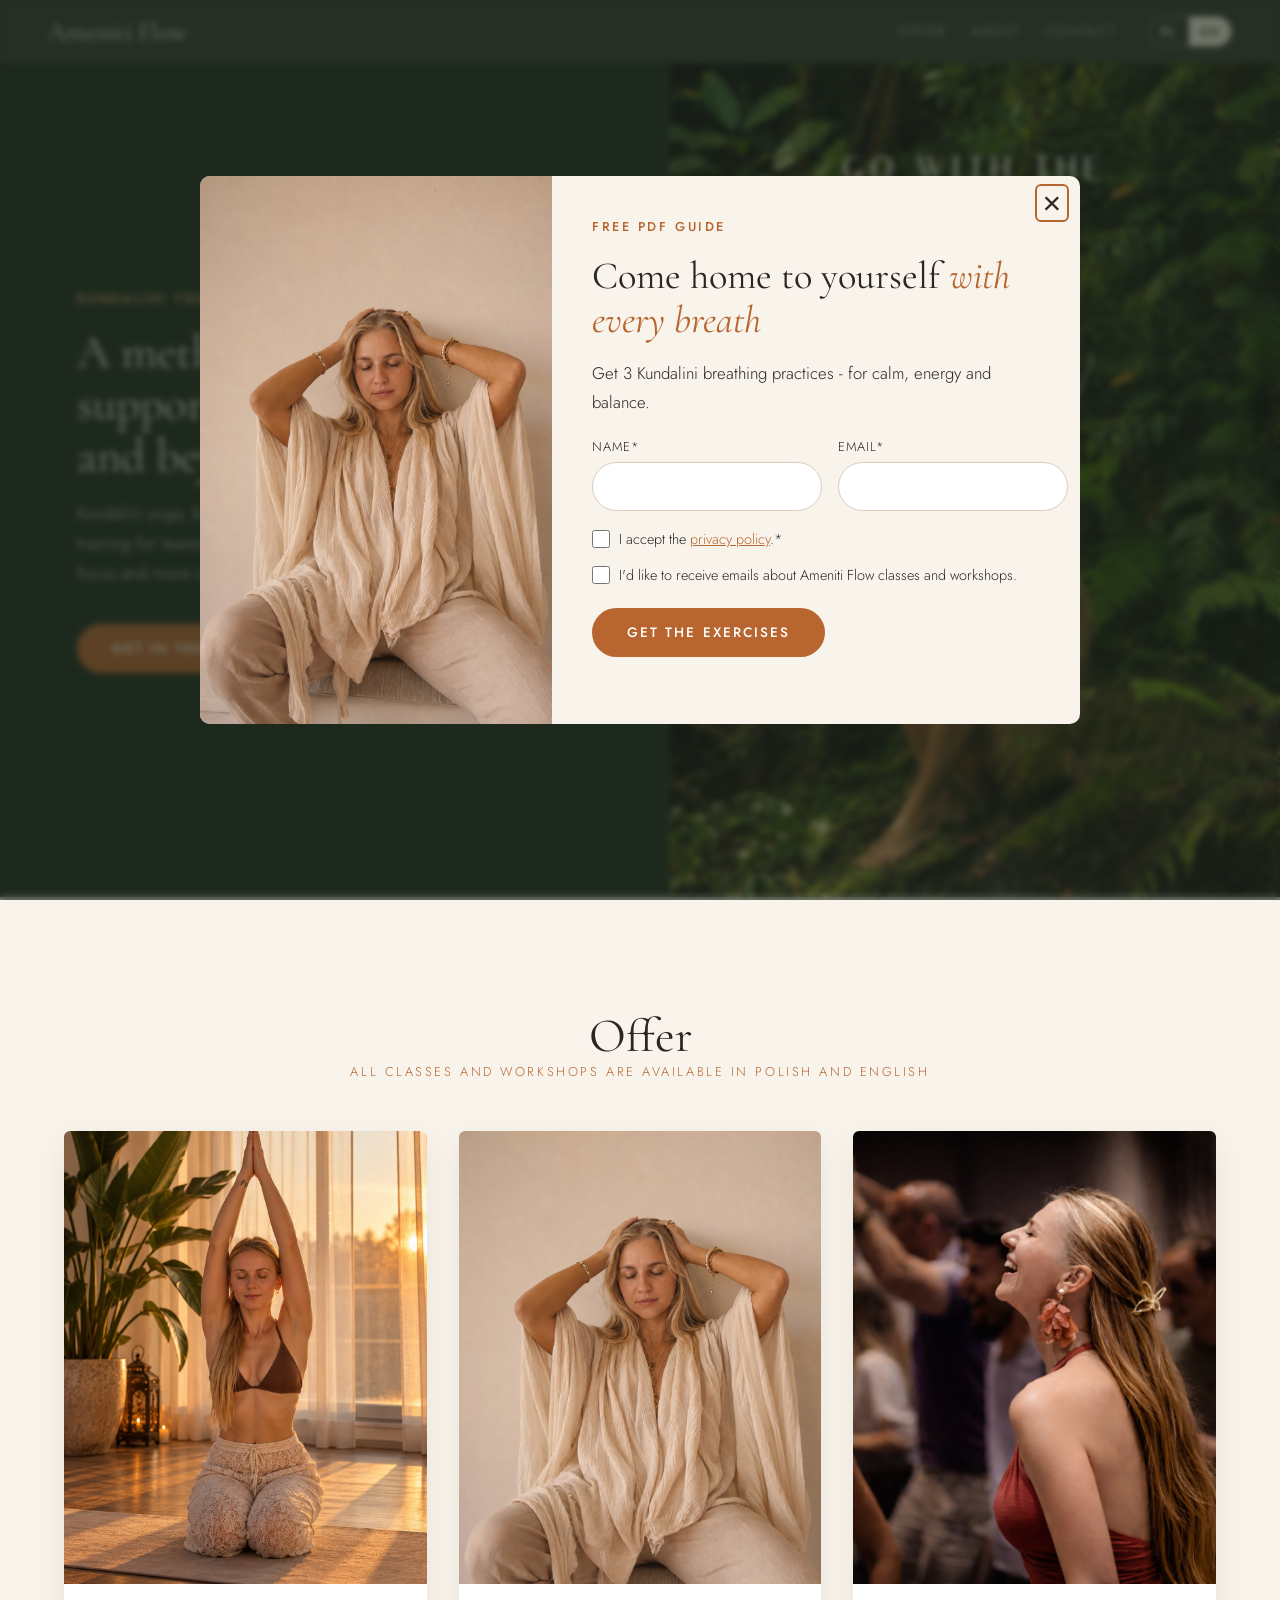
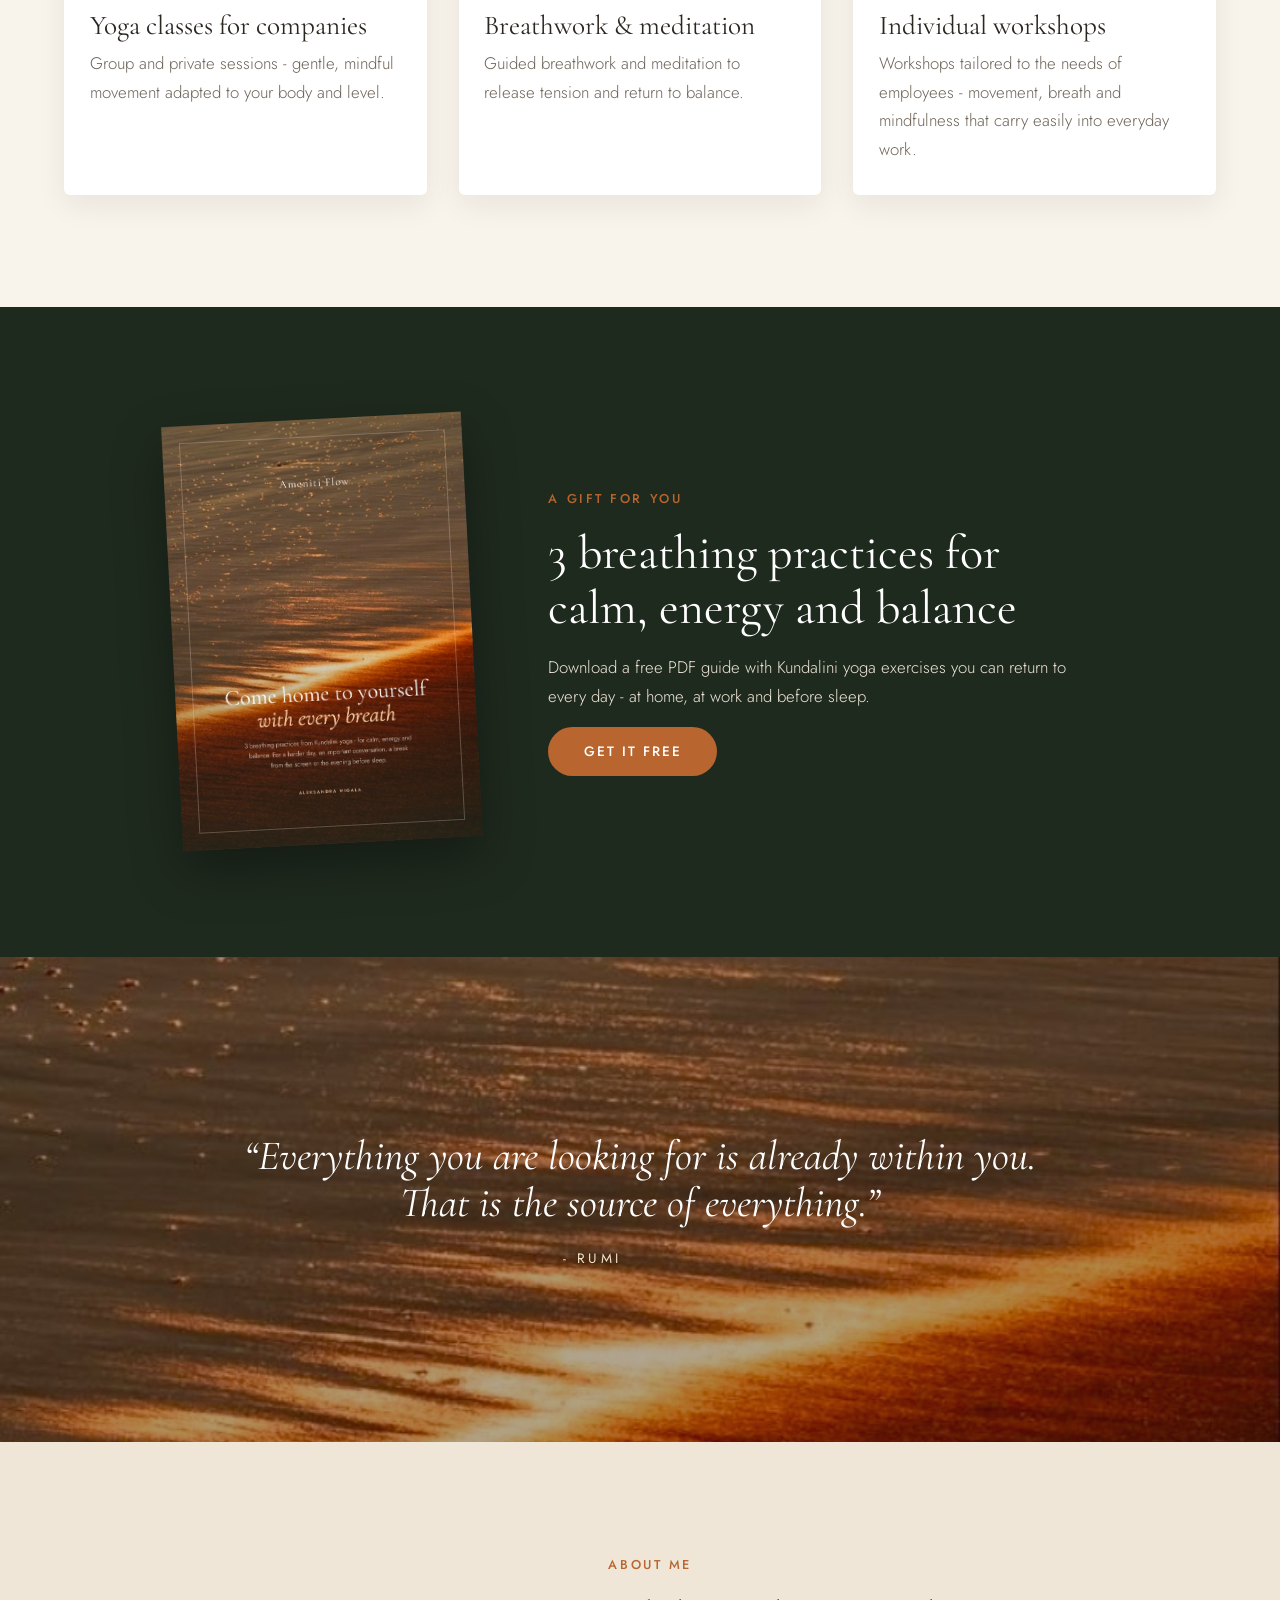
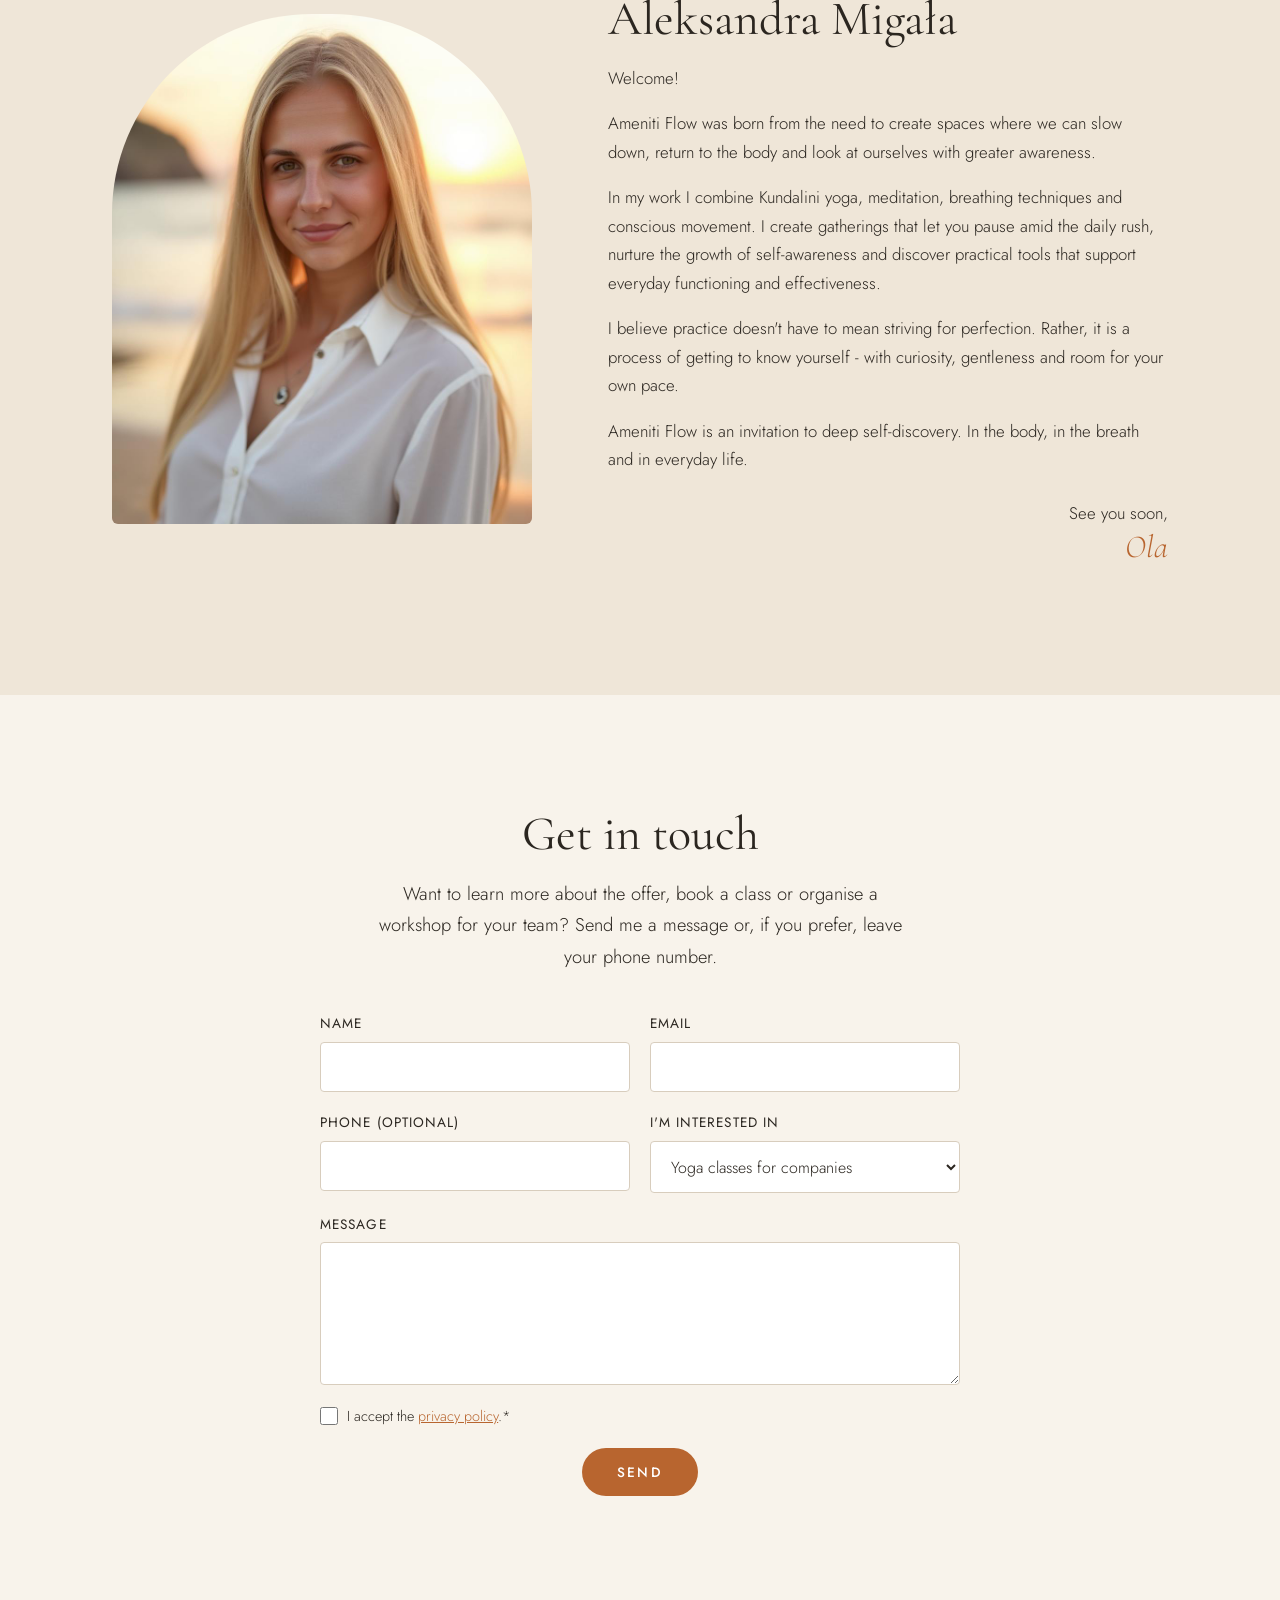
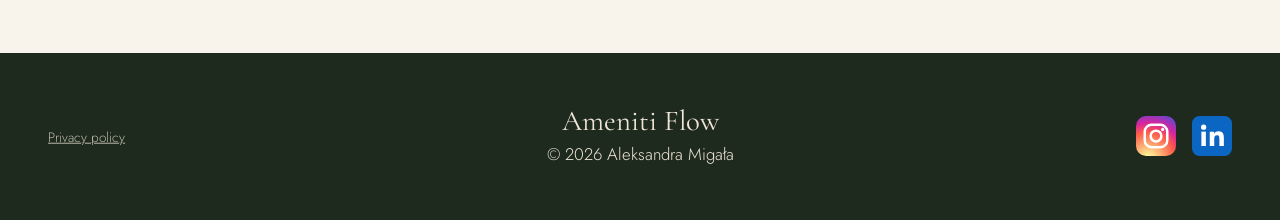
<file: index.html>
<!doctype html>
<html lang="pl">
<head>
  <meta charset="utf-8">
  <meta name="viewport" content="width=device-width, initial-scale=1">
  <title>Ameniti Flow · Kundalini Yoga, Meditation & Breathwork</title>
  <meta name="description" content="Ameniti Flow - joga kundalini, medytacja, techniki oddechowe i warsztaty z Aleksandrą Migałą. Kundalini yoga, meditation, breathwork and workshops with Aleksandra Migała.">
  <meta property="og:title" content="Ameniti Flow">
  <meta property="og:description" content="Kundalini yoga · Meditation · Breathwork">
  <meta property="og:image" content="images/hero-forest.jpg">
  <link rel="icon" href="data:image/svg+xml,<svg xmlns='http://www.w3.org/2000/svg' viewBox='0 0 100 100'><circle cx='50' cy='50' r='46' fill='%231f2a1e'/><text x='50' y='68' font-size='52' text-anchor='middle' fill='%23efe6d8' font-family='Georgia,serif'>A</text></svg>">
  <link rel="preconnect" href="https://fonts.googleapis.com">
  <link rel="preconnect" href="https://fonts.gstatic.com" crossorigin>
  <link href="https://fonts.googleapis.com/css2?family=Cormorant+Garamond:ital,wght@0,400;0,500;1,400&family=Jost:wght@300;400;500&family=Italiana&display=swap" rel="stylesheet">
  <link rel="stylesheet" href="styles.css">
</head>
<body>

<header class="nav">
  <a class="brand" href="#top">Ameniti Flow</a>
  <nav class="links" aria-label="Menu">
    <a href="#offer"><span lang="pl">Oferta</span><span lang="en">Offer</span></a>
    <a href="#about"><span lang="pl">O mnie</span><span lang="en">About</span></a>
    <a href="#contact"><span lang="pl">Kontakt</span><span lang="en">Contact</span></a>
  </nav>
  <div class="lang-switch" role="group" aria-label="Language">
    <button type="button" data-set-lang="pl">PL</button>
    <button type="button" data-set-lang="en">EN</button>
  </div>
</header>

<main id="top">

  <section class="hero">
    <div class="hero-text">
      <p class="eyebrow hero-tags"><span lang="pl">Joga kundalini · Medytacja · Techniki oddechowe</span><span lang="en">Kundalini yoga · Meditation · Breathing techniques</span></p>
      <h1>
        <span lang="pl">Metoda, która wspiera Cię w pracy i poza nią.</span>
        <span lang="en">A method that supports you at work and beyond.</span>
      </h1>
      <p class="hero-lead">
        <span lang="pl">Joga kundalini, techniki oddechowe, medytacja i trening uważności dla zespołów. Wspieram firmy w tworzeniu przestrzeni na regenerację, koncentrację i bardziej świadome funkcjonowanie na co dzień.</span>
        <span lang="en">Kundalini yoga, breathing techniques, meditation and mindfulness training for teams. I help companies create space for recovery, focus and more mindful everyday work.</span>
      </p>
      <div class="hero-actions">
        <a class="btn" href="#contact"><span lang="pl">Zapisz się</span><span lang="en">Get in touch</span></a>
        <a class="btn btn-ghost" href="#offer"><span lang="pl">Poznaj ofertę</span><span lang="en">See the offer</span></a>
      </div>
    </div>
    <div class="hero-image">
      <img src="images/hero-forest-clean.jpg" alt="Aleksandra in the forest" width="941" height="1672">
      <p class="photo-title" aria-label="Go with the Ameniti Flow">
        <span class="pt-small" aria-hidden="true">Go with the</span>
        <span class="pt-lockup" aria-hidden="true"><span class="pt-hand"><img class="pt-ink" src="images/ameniti-gold.png" alt="" width="815" height="328"></span><span class="pt-flow">Flow</span></span>
      </p>   </div>
  </section>

  <section id="offer" class="offer">
    <h2><span lang="pl">Oferta</span><span lang="en">Offer</span></h2>
    <p class="offer-lang"><span lang="pl">Zajęcia i warsztaty prowadzę po polsku i po angielsku</span><span lang="en">All classes and workshops are available in Polish and English</span></p>
    <div class="cards">
      <article class="card">
        <img src="images/yoga.jpg" alt="" loading="lazy">
        <div class="card-body">
          <h3><span lang="pl">Zajęcia jogi dla firm</span><span lang="en">Yoga classes for companies</span></h3>
          <p>
            <span lang="pl">Zajęcia grupowe i indywidualne - łagodny, uważny ruch dopasowany do Twojego ciała i poziomu.</span>
            <span lang="en">Group and private sessions - gentle, mindful movement adapted to your body and level.</span>
          </p>
        </div>
      </article>
      <article class="card">
        <img src="images/breath.jpg" alt="" loading="lazy">
        <div class="card-body">
          <h3><span lang="pl">Oddech i medytacja</span><span lang="en">Breathwork & meditation</span></h3>
          <p>
            <span lang="pl">Prowadzone sesje oddechowe i medytacje, które pomagają uwolnić napięcie i wrócić do równowagi.</span>
            <span lang="en">Guided breathwork and meditation to release tension and return to balance.</span>
          </p>
        </div>
      </article>
      <article class="card">
        <img src="images/dance.jpg" alt="" loading="lazy">
        <div class="card-body">
          <h3><span lang="pl">Warsztaty indywidualne</span><span lang="en">Individual workshops</span></h3>
          <p>
            <span lang="pl">Warsztaty dobrane do potrzeb pracowników - praca z ruchem, oddechem i uważnością, którą łatwo przenieść do codziennej pracy.</span>
            <span lang="en">Workshops tailored to the needs of employees - movement, breath and mindfulness that carry easily into everyday work.</span>
          </p>
        </div>
      </article>
    </div>
  </section>

  <section class="gift-band">
    <img lang="pl" src="images/pdf-cover.jpg" alt="" loading="lazy" width="635" height="900">
    <img lang="en" src="images/pdf-cover-en.jpg" alt="" loading="lazy" width="635" height="900">
    <div>
      <p class="eyebrow"><span lang="pl">Prezent dla Ciebie</span><span lang="en">A gift for you</span></p>
      <h2>
        <span lang="pl">3 praktyki oddechowe na spokój, energię i równowagę</span>
        <span lang="en">3 breathing practices for calm, energy and balance</span>
      </h2>
      <p>
        <span lang="pl">Pobierz bezpłatny przewodnik PDF z ćwiczeniami z jogi kundalini, do których możesz wracać każdego dnia - w domu, w pracy i przed snem.</span>
        <span lang="en">Download a free PDF guide with Kundalini yoga exercises you can return to every day - at home, at work and before sleep.</span>
      </p>
      <button type="button" class="btn" data-open-gift><span lang="pl">Pobierz za darmo</span><span lang="en">Get it free</span></button>
    </div>
  </section>

  <section class="quote" style="background-image: url('images/sea.jpg')">
    <blockquote>
      <p>
        <span lang="pl">„Wszystko, czego szukasz, jest już w Tobie.<br>Tam jest źródło wszystkiego.”</span>
        <span lang="en">“Everything you are looking for is already within you.<br>That is the source of everything.”</span>
      </p>
      <cite>- Rumi</cite>
    </blockquote>
  </section>

  <section id="about" class="about">
    <img src="images/aleksandra.jpg" alt="Aleksandra Migała" loading="lazy" width="896" height="1088">
    <div>
      <p class="eyebrow"><span lang="pl">O mnie</span><span lang="en">About me</span></p>
      <h2>Aleksandra Migała</h2>
      <p>
        <span lang="pl">Witaj!</span>
        <span lang="en">Welcome!</span>
      </p>
      <p>
        <span lang="pl">Ameniti Flow powstało z potrzeby tworzenia przestrzeni, w których możemy zwolnić, wrócić do ciała i spojrzeć na siebie z większą uważnością.</span>
        <span lang="en">Ameniti Flow was born from the need to create spaces where we can slow down, return to the body and look at ourselves with greater awareness.</span>
      </p>
      <p>
        <span lang="pl">W swojej pracy łączę jogę kundalini, medytację, techniki oddechowe i świadomy ruch. Tworzę spotkania, które pozwalają zatrzymać się w codziennym pędzie, rozwijać samoświadomość i wspierać jej wzrost oraz poznawać praktyczne narzędzia wspierające codzienne funkcjonowanie i naszą wydajność.</span>
        <span lang="en">In my work I combine Kundalini yoga, meditation, breathing techniques and conscious movement. I create gatherings that let you pause amid the daily rush, nurture the growth of self-awareness and discover practical tools that support everyday functioning and effectiveness.</span>
      </p>
      <p>
        <span lang="pl">Wierzę, że praktyka nie musi oznaczać dążenia do perfekcji. To raczej proces poznawania siebie - z ciekawością, łagodnością i przestrzenią na własne tempo.</span>
        <span lang="en">I believe practice doesn't have to mean striving for perfection. Rather, it is a process of getting to know yourself - with curiosity, gentleness and room for your own pace.</span>
      </p>
      <p>
        <span lang="pl">Ameniti Flow to zaproszenie do głębokiego samopoznania. W ciele, w oddechu i w codziennym życiu.</span>
        <span lang="en">Ameniti Flow is an invitation to deep self-discovery. In the body, in the breath and in everyday life.</span>
      </p>
      <p class="signature">
        <span lang="pl">Do zobaczenia,</span><span lang="en">See you soon,</span>
        <span class="signature-name">Ola</span>
      </p>
    </div>
  </section>

  <section id="contact" class="contact">
    <h2><span lang="pl">Napisz do mnie</span><span lang="en">Get in touch</span></h2>
    <p class="lead">
      <span lang="pl">Chcesz lepiej poznać ofertę, zapisać się na zajęcia lub zorganizować warsztaty dla swojego teamu? Napisz do mnie wiadomość, a jeżeli wolisz, zostaw numer telefonu.</span>
      <span lang="en">Want to learn more about the offer, book a class or organise a workshop for your team? Send me a message or, if you prefer, leave your phone number.</span>
    </p>
    <form class="form" action="https://formspree.io/f/xwllonvy" method="POST" data-formspree>
      <input type="hidden" name="_subject" value="Ameniti Flow - nowa wiadomość">
      <input type="hidden" name="language" value="pl">
      <label>
        <span lang="pl">Imię</span><span lang="en">Name</span>
        <input type="text" name="name" required autocomplete="name">
      </label>
      <label>
        Email
        <input type="email" name="email" required autocomplete="email">
      </label>
      <label>
        <span lang="pl">Telefon (opcjonalnie)</span><span lang="en">Phone (optional)</span>
        <input type="tel" name="phone" autocomplete="tel">
      </label>
      <label>
        <span lang="pl">Interesuje mnie</span><span lang="en">I'm interested in</span>
        <select name="interest">
          <option value="yoga" data-pl="Zajęcia jogi dla firm" data-en="Yoga classes for companies">Zajęcia jogi dla firm</option>
          <option value="breathwork" data-pl="Oddech i medytacja" data-en="Breathwork & meditation">Oddech i medytacja</option>
          <option value="workshops" data-pl="Warsztaty indywidualne" data-en="Individual workshops">Warsztaty indywidualne</option>
          <option value="other" data-pl="Coś innego" data-en="Something else">Coś innego</option>
        </select>
      </label>
      <label class="full">
        <span lang="pl">Wiadomość</span><span lang="en">Message</span>
        <textarea name="message" rows="5" required></textarea>
      </label>
      <label class="check full">
        <input type="checkbox" name="privacy" value="accepted" required>
        <span><span lang="pl">Akceptuję <a href="privacy.html" target="_blank">politykę prywatności</a>.*</span><span lang="en">I accept the <a href="privacy.html" target="_blank">privacy policy</a>.*</span></span>
      </label>
      <button class="btn full" type="submit"><span lang="pl">Wyślij</span><span lang="en">Send</span></button>
      <p class="form-status full" role="status" aria-live="polite"></p>
    </form>
  </section>

</main>

<dialog id="gift" class="gift" aria-labelledby="gift-title">
  <button type="button" class="gift-close" aria-label="Zamknij / Close">×</button>
  <img class="gift-img" src="images/breath.jpg" alt="">
  <div class="gift-body">
    <form class="gift-form" action="https://formspree.io/f/xwllonvy" method="POST" data-formspree data-success="gift-thanks">
      <input type="hidden" name="language" value="pl">
      <input type="hidden" name="_subject" value="Ameniti Flow - nowa osoba pobrała ćwiczenia oddechowe">
      <input type="hidden" name="source" value="Prezent: ćwiczenia oddechowe (PDF)">
      <p class="eyebrow"><span lang="pl">Bezpłatny przewodnik PDF</span><span lang="en">Free PDF guide</span></p>
      <h2 id="gift-title">
        <span lang="pl">Wróć do siebie <em>z każdym oddechem</em></span>
        <span lang="en">Come home to yourself <em>with every breath</em></span>
      </h2>
      <p>
        <span lang="pl">Pobierz 3 praktyki oddechowe z jogi kundalini - na spokój, energię i równowagę.</span>
        <span lang="en">Get 3 Kundalini breathing practices - for calm, energy and balance.</span>
      </p>
      <div class="gift-fields">
        <label>
          <span><span lang="pl">Imię</span><span lang="en">Name</span>*</span>
          <input type="text" name="name" required autocomplete="given-name">
        </label>
        <label>
          <span>Email*</span>
          <input type="email" name="email" required autocomplete="email">
        </label>
      </div>
      <label class="check">
        <input type="checkbox" name="privacy" value="accepted" required>
        <span><span lang="pl">Akceptuję <a href="privacy.html" target="_blank">politykę prywatności</a>.*</span><span lang="en">I accept the <a href="privacy.html" target="_blank">privacy policy</a>.*</span></span>
      </label>
      <label class="check">
        <input type="checkbox" name="newsletter" value="yes">
        <span><span lang="pl">Chcę otrzymywać e-mailem informacje o zajęciach i warsztatach Ameniti Flow.</span><span lang="en">I'd like to receive emails about Ameniti Flow classes and workshops.</span></span>
      </label>
      <button class="btn" type="submit"><span lang="pl">Pobierz ćwiczenia</span><span lang="en">Get the exercises</span></button>
      <p class="form-status" role="status" aria-live="polite"></p>
    </form>
    <div id="gift-thanks" class="gift-thanks" hidden>
      <p class="eyebrow"><span lang="pl">Dziękuję!</span><span lang="en">Thank you!</span></p>
      <h2><span lang="pl">Twój prezent <em>jest gotowy</em></span><span lang="en">Your gift <em>is ready</em></span></h2>
      <p>
        <span lang="pl">Zacznij od jednej praktyki dziennie - nawet 3 minuty robią różnicę.</span>
        <span lang="en">Start with one practice a day - even 3 minutes makes a difference.</span>
      </p>
      <a class="btn" lang="pl" href="downloads/ameniti-flow-oddech-pl.pdf" download>Pobierz PDF</a>
      <a class="btn" lang="en" href="downloads/ameniti-flow-breathing-en.pdf" download>Download PDF</a>
      <p class="gift-other">
        <span lang="pl">Wolisz po angielsku? <a href="downloads/ameniti-flow-breathing-en.pdf" download>English version (PDF)</a></span>
        <span lang="en">Prefer Polish? <a href="downloads/ameniti-flow-oddech-pl.pdf" download>Wersja polska (PDF)</a></span>
      </p>
    </div>
  </div>
</dialog>

<footer class="footer">
  <p class="brand">Ameniti Flow</p>
  <p>© <span id="year">2026</span> Aleksandra Migała</p>
  <p class="footer-links"><a href="privacy.html"><span lang="pl">Polityka prywatności</span><span lang="en">Privacy policy</span></a></p>
  <div class="footer-social">
    <a href="https://www.instagram.com/ameniti.flow/" target="_blank" rel="noopener" aria-label="Instagram @ameniti.flow" title="Instagram">
      <svg viewBox="0 0 32 32" width="40" height="40" aria-hidden="true"><defs><radialGradient id="ig-grad" cx="30%" cy="107%" r="150%"><stop offset="0" stop-color="#fdf497"/><stop offset=".05" stop-color="#fdf497"/><stop offset=".45" stop-color="#fd5949"/><stop offset=".6" stop-color="#d6249f"/><stop offset=".9" stop-color="#285aeb"/></radialGradient></defs><rect width="32" height="32" rx="8" fill="url(#ig-grad)"/><rect x="7" y="7" width="18" height="18" rx="5.5" fill="none" stroke="#fff" stroke-width="2"/><circle cx="16" cy="16" r="4.3" fill="none" stroke="#fff" stroke-width="2"/><circle cx="21.3" cy="10.7" r="1.3" fill="#fff"/></svg>
    </a>
    <a href="https://www.linkedin.com/in/aleksandra-migala/" target="_blank" rel="noopener" aria-label="LinkedIn Aleksandra Migała" title="LinkedIn">
      <svg viewBox="0 0 32 32" width="40" height="40" aria-hidden="true"><rect width="32" height="32" rx="6" fill="#0a66c2"/><rect x="7.5" y="12.5" width="3.6" height="11.5" fill="#fff"/><circle cx="9.3" cy="8.9" r="2.1" fill="#fff"/><path d="M14.2 12.5h3.4v1.6c.5-.9 1.7-1.9 3.6-1.9 3.7 0 4.3 2.4 4.3 5.5V24h-3.6v-5.6c0-1.4 0-3.1-1.9-3.1s-2.2 1.5-2.2 3V24h-3.6z" fill="#fff"/></svg>
    </a>
  </div>
</footer>

<script src="script.js"></script>
</body>
</html>
</file>
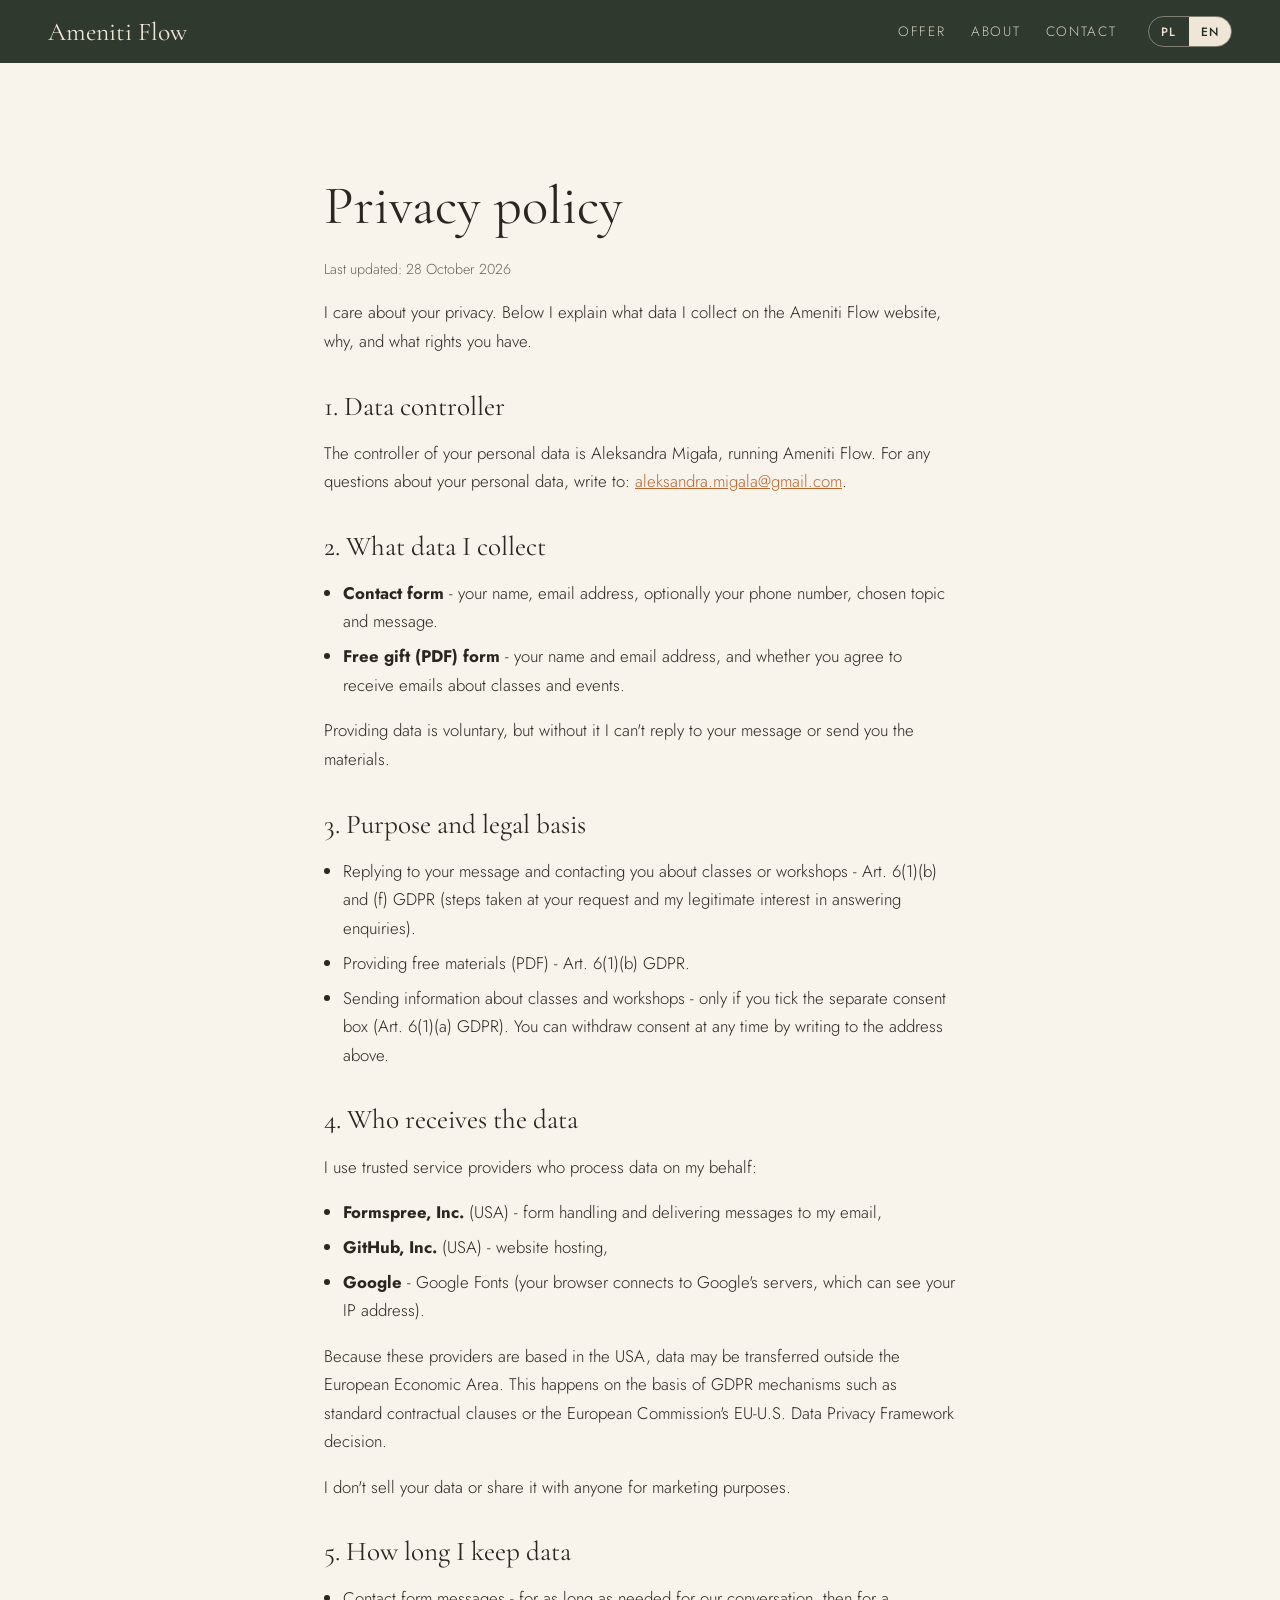
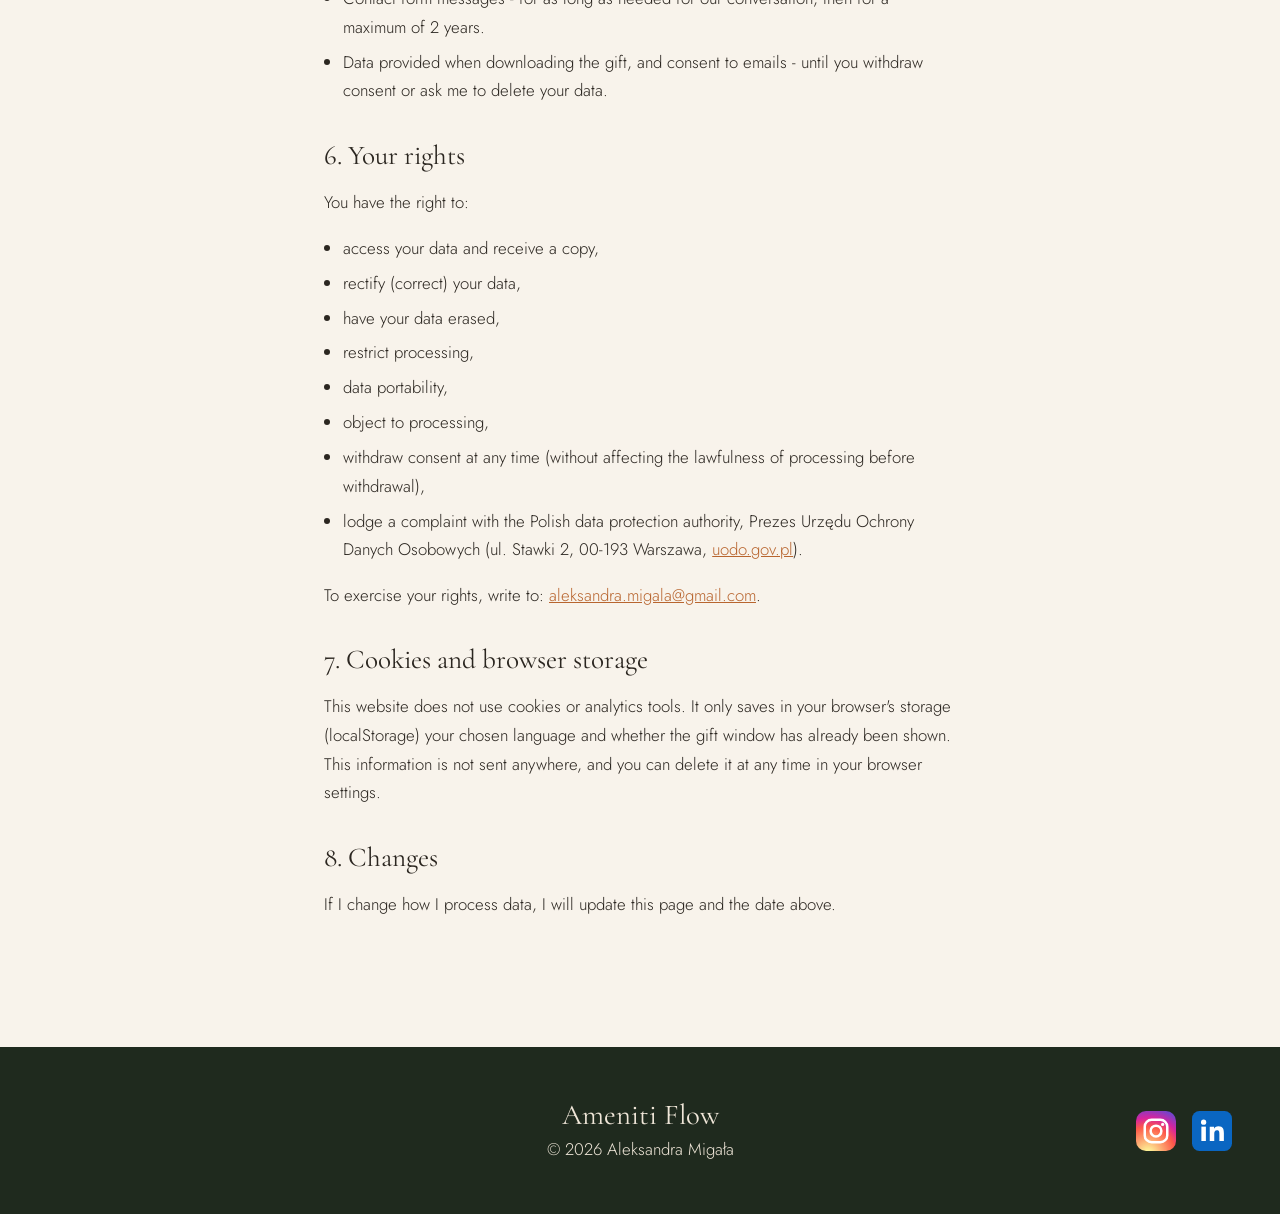
<file: privacy.html>
<!doctype html>
<html lang="pl">
<head>
  <meta charset="utf-8">
  <meta name="viewport" content="width=device-width, initial-scale=1">
  <title>Polityka prywatności · Ameniti Flow</title>
  <meta name="robots" content="noindex">
  <link rel="icon" href="data:image/svg+xml,<svg xmlns='http://www.w3.org/2000/svg' viewBox='0 0 100 100'><circle cx='50' cy='50' r='46' fill='%231f2a1e'/><text x='50' y='68' font-size='52' text-anchor='middle' fill='%23efe6d8' font-family='Georgia,serif'>A</text></svg>">
  <link rel="preconnect" href="https://fonts.googleapis.com">
  <link rel="preconnect" href="https://fonts.gstatic.com" crossorigin>
  <link href="https://fonts.googleapis.com/css2?family=Cormorant+Garamond:ital,wght@0,400;0,500;1,400&family=Jost:wght@300;400;500&display=swap" rel="stylesheet">
  <link rel="stylesheet" href="styles.css">
  <style>
    .policy { max-width: 760px; margin: 0 auto; }
    .policy h1 { font-size: clamp(2.2rem, 5vw, 3.4rem); }
    .policy h2 { font-size: 1.7rem; margin: 2.2rem 0 .6rem; }
    .policy ul { padding-left: 1.2rem; }
    .policy li { margin-bottom: .4rem; }
    .policy a { color: var(--clay); }
    .policy .updated { color: var(--muted); font-size: .9rem; }
  </style>
</head>
<body>

<header class="nav">
  <a class="brand" href="index.html">Ameniti Flow</a>
  <nav class="links" aria-label="Menu">
    <a href="index.html#offer"><span lang="pl">Oferta</span><span lang="en">Offer</span></a>
    <a href="index.html#about"><span lang="pl">O mnie</span><span lang="en">About</span></a>
    <a href="index.html#contact"><span lang="pl">Kontakt</span><span lang="en">Contact</span></a>
  </nav>
  <div class="lang-switch" role="group" aria-label="Language">
    <button type="button" data-set-lang="pl">PL</button>
    <button type="button" data-set-lang="en">EN</button>
  </div>
</header>

<main>
<section class="policy">

<!-- ============ POLSKI ============ -->
<div lang="pl">
  <h1>Polityka prywatności</h1>
  <p class="updated">Ostatnia aktualizacja: 28 października 2026</p>

  <p>Dbam o Twoją prywatność. Poniżej wyjaśniam, jakie dane zbieram na stronie Ameniti Flow, w jakim celu i jakie masz prawa.</p>

  <h2>1. Administrator danych</h2>
  <p>Administratorem Twoich danych osobowych jest Aleksandra Migała, prowadząca Ameniti Flow. W sprawach dotyczących danych osobowych możesz napisać na adres: <a href="mailto:aleksandra.migala@gmail.com">aleksandra.migala@gmail.com</a>.</p>

  <h2>2. Jakie dane zbieram</h2>
  <ul>
    <li><b>Formularz kontaktowy</b> - imię, adres e-mail, opcjonalnie numer telefonu, wybrany temat i treść wiadomości.</li>
    <li><b>Formularz pobrania prezentu (PDF)</b> - imię i adres e-mail oraz informacja, czy wyrażasz zgodę na otrzymywanie wiadomości o zajęciach i wydarzeniach.</li>
  </ul>
  <p>Podanie danych jest dobrowolne, ale bez nich nie mogę odpowiedzieć na wiadomość ani udostępnić materiałów.</p>

  <h2>3. Cel i podstawa przetwarzania</h2>
  <ul>
    <li>Odpowiedź na Twoją wiadomość i kontakt w sprawie zajęć lub warsztatów - art. 6 ust. 1 lit. b i f RODO (podjęcie działań na Twoje żądanie oraz mój prawnie uzasadniony interes, jakim jest odpowiadanie na zapytania).</li>
    <li>Udostępnienie bezpłatnych materiałów (PDF) - art. 6 ust. 1 lit. b RODO.</li>
    <li>Wysyłanie informacji o zajęciach i warsztatach - wyłącznie jeśli zaznaczysz osobną zgodę (art. 6 ust. 1 lit. a RODO). Zgodę możesz wycofać w każdej chwili, pisząc na adres podany wyżej.</li>
  </ul>

  <h2>4. Komu przekazuję dane</h2>
  <p>Korzystam z zaufanych dostawców usług, którzy przetwarzają dane w moim imieniu:</p>
  <ul>
    <li><b>Formspree, Inc.</b> (USA) - obsługa formularzy i przesyłanie wiadomości na mój e-mail,</li>
    <li><b>GitHub, Inc.</b> (USA) - hosting strony,</li>
    <li><b>Google</b> - czcionki Google Fonts (Twoja przeglądarka łączy się z serwerami Google, które widzą Twój adres IP).</li>
  </ul>
  <p>Ponieważ dostawcy ci mają siedzibę w USA, dane mogą być przekazywane poza Europejski Obszar Gospodarczy. Odbywa się to na podstawie mechanizmów przewidzianych w RODO, takich jak standardowe klauzule umowne lub decyzja Komisji Europejskiej (EU-U.S. Data Privacy Framework).</p>
  <p>Nie sprzedaję Twoich danych ani nie przekazuję ich innym podmiotom w celach marketingowych.</p>

  <h2>5. Jak długo przechowuję dane</h2>
  <ul>
    <li>Wiadomości z formularza kontaktowego - przez czas potrzebny do prowadzenia rozmowy, a następnie maksymalnie 2 lata.</li>
    <li>Dane przekazane przy pobraniu prezentu oraz zgoda na wiadomości - do czasu wycofania zgody lub prośby o usunięcie danych.</li>
  </ul>

  <h2>6. Twoje prawa</h2>
  <p>Masz prawo do:</p>
  <ul>
    <li>dostępu do swoich danych i otrzymania ich kopii,</li>
    <li>sprostowania (poprawienia) danych,</li>
    <li>usunięcia danych,</li>
    <li>ograniczenia przetwarzania,</li>
    <li>przenoszenia danych,</li>
    <li>wniesienia sprzeciwu wobec przetwarzania,</li>
    <li>wycofania zgody w dowolnym momencie (bez wpływu na zgodność z prawem przetwarzania przed jej wycofaniem),</li>
    <li>wniesienia skargi do Prezesa Urzędu Ochrony Danych Osobowych (ul. Stawki 2, 00-193 Warszawa, <a href="https://uodo.gov.pl" target="_blank" rel="noopener">uodo.gov.pl</a>).</li>
  </ul>
  <p>Aby skorzystać ze swoich praw, napisz na adres: <a href="mailto:aleksandra.migala@gmail.com">aleksandra.migala@gmail.com</a>.</p>

  <h2>7. Pliki cookies i pamięć przeglądarki</h2>
  <p>Strona nie używa plików cookies ani narzędzi analitycznych. W pamięci Twojej przeglądarki (localStorage) zapisuję jedynie wybrany język strony oraz informację, czy okno z prezentem zostało już wyświetlone. Dane te nie są nigdzie wysyłane i możesz je w każdej chwili usunąć w ustawieniach przeglądarki.</p>

  <h2>8. Zmiany polityki</h2>
  <p>Jeśli zmienię zasady przetwarzania danych, zaktualizuję tę stronę i datę ostatniej aktualizacji.</p>
</div>

<!-- ============ ENGLISH ============ -->
<div lang="en">
  <h1>Privacy policy</h1>
  <p class="updated">Last updated: 28 October 2026</p>

  <p>I care about your privacy. Below I explain what data I collect on the Ameniti Flow website, why, and what rights you have.</p>

  <h2>1. Data controller</h2>
  <p>The controller of your personal data is Aleksandra Migała, running Ameniti Flow. For any questions about your personal data, write to: <a href="mailto:aleksandra.migala@gmail.com">aleksandra.migala@gmail.com</a>.</p>

  <h2>2. What data I collect</h2>
  <ul>
    <li><b>Contact form</b> - your name, email address, optionally your phone number, chosen topic and message.</li>
    <li><b>Free gift (PDF) form</b> - your name and email address, and whether you agree to receive emails about classes and events.</li>
  </ul>
  <p>Providing data is voluntary, but without it I can't reply to your message or send you the materials.</p>

  <h2>3. Purpose and legal basis</h2>
  <ul>
    <li>Replying to your message and contacting you about classes or workshops - Art. 6(1)(b) and (f) GDPR (steps taken at your request and my legitimate interest in answering enquiries).</li>
    <li>Providing free materials (PDF) - Art. 6(1)(b) GDPR.</li>
    <li>Sending information about classes and workshops - only if you tick the separate consent box (Art. 6(1)(a) GDPR). You can withdraw consent at any time by writing to the address above.</li>
  </ul>

  <h2>4. Who receives the data</h2>
  <p>I use trusted service providers who process data on my behalf:</p>
  <ul>
    <li><b>Formspree, Inc.</b> (USA) - form handling and delivering messages to my email,</li>
    <li><b>GitHub, Inc.</b> (USA) - website hosting,</li>
    <li><b>Google</b> - Google Fonts (your browser connects to Google's servers, which can see your IP address).</li>
  </ul>
  <p>Because these providers are based in the USA, data may be transferred outside the European Economic Area. This happens on the basis of GDPR mechanisms such as standard contractual clauses or the European Commission's EU-U.S. Data Privacy Framework decision.</p>
  <p>I don't sell your data or share it with anyone for marketing purposes.</p>

  <h2>5. How long I keep data</h2>
  <ul>
    <li>Contact form messages - for as long as needed for our conversation, then for a maximum of 2 years.</li>
    <li>Data provided when downloading the gift, and consent to emails - until you withdraw consent or ask me to delete your data.</li>
  </ul>

  <h2>6. Your rights</h2>
  <p>You have the right to:</p>
  <ul>
    <li>access your data and receive a copy,</li>
    <li>rectify (correct) your data,</li>
    <li>have your data erased,</li>
    <li>restrict processing,</li>
    <li>data portability,</li>
    <li>object to processing,</li>
    <li>withdraw consent at any time (without affecting the lawfulness of processing before withdrawal),</li>
    <li>lodge a complaint with the Polish data protection authority, Prezes Urzędu Ochrony Danych Osobowych (ul. Stawki 2, 00-193 Warszawa, <a href="https://uodo.gov.pl" target="_blank" rel="noopener">uodo.gov.pl</a>).</li>
  </ul>
  <p>To exercise your rights, write to: <a href="mailto:aleksandra.migala@gmail.com">aleksandra.migala@gmail.com</a>.</p>

  <h2>7. Cookies and browser storage</h2>
  <p>This website does not use cookies or analytics tools. It only saves in your browser's storage (localStorage) your chosen language and whether the gift window has already been shown. This information is not sent anywhere, and you can delete it at any time in your browser settings.</p>

  <h2>8. Changes</h2>
  <p>If I change how I process data, I will update this page and the date above.</p>
</div>

</section>
</main>

<footer class="footer">
  <p class="brand">Ameniti Flow</p>
  <p>© <span id="year">2026</span> Aleksandra Migała</p>
  <div class="footer-social">
    <a href="https://www.instagram.com/ameniti.flow/" target="_blank" rel="noopener" aria-label="Instagram @ameniti.flow" title="Instagram">
      <svg viewBox="0 0 32 32" width="40" height="40" aria-hidden="true"><defs><radialGradient id="ig-grad" cx="30%" cy="107%" r="150%"><stop offset="0" stop-color="#fdf497"/><stop offset=".05" stop-color="#fdf497"/><stop offset=".45" stop-color="#fd5949"/><stop offset=".6" stop-color="#d6249f"/><stop offset=".9" stop-color="#285aeb"/></radialGradient></defs><rect width="32" height="32" rx="8" fill="url(#ig-grad)"/><rect x="7" y="7" width="18" height="18" rx="5.5" fill="none" stroke="#fff" stroke-width="2"/><circle cx="16" cy="16" r="4.3" fill="none" stroke="#fff" stroke-width="2"/><circle cx="21.3" cy="10.7" r="1.3" fill="#fff"/></svg>
    </a>
    <a href="https://www.linkedin.com/in/aleksandra-migala/" target="_blank" rel="noopener" aria-label="LinkedIn Aleksandra Migała" title="LinkedIn">
      <svg viewBox="0 0 32 32" width="40" height="40" aria-hidden="true"><rect width="32" height="32" rx="6" fill="#0a66c2"/><rect x="7.5" y="12.5" width="3.6" height="11.5" fill="#fff"/><circle cx="9.3" cy="8.9" r="2.1" fill="#fff"/><path d="M14.2 12.5h3.4v1.6c.5-.9 1.7-1.9 3.6-1.9 3.7 0 4.3 2.4 4.3 5.5V24h-3.6v-5.6c0-1.4 0-3.1-1.9-3.1s-2.2 1.5-2.2 3V24h-3.6z" fill="#fff"/></svg>
    </a>
  </div>
</footer>

<script src="script.js"></script>
</body>
</html>
</file>
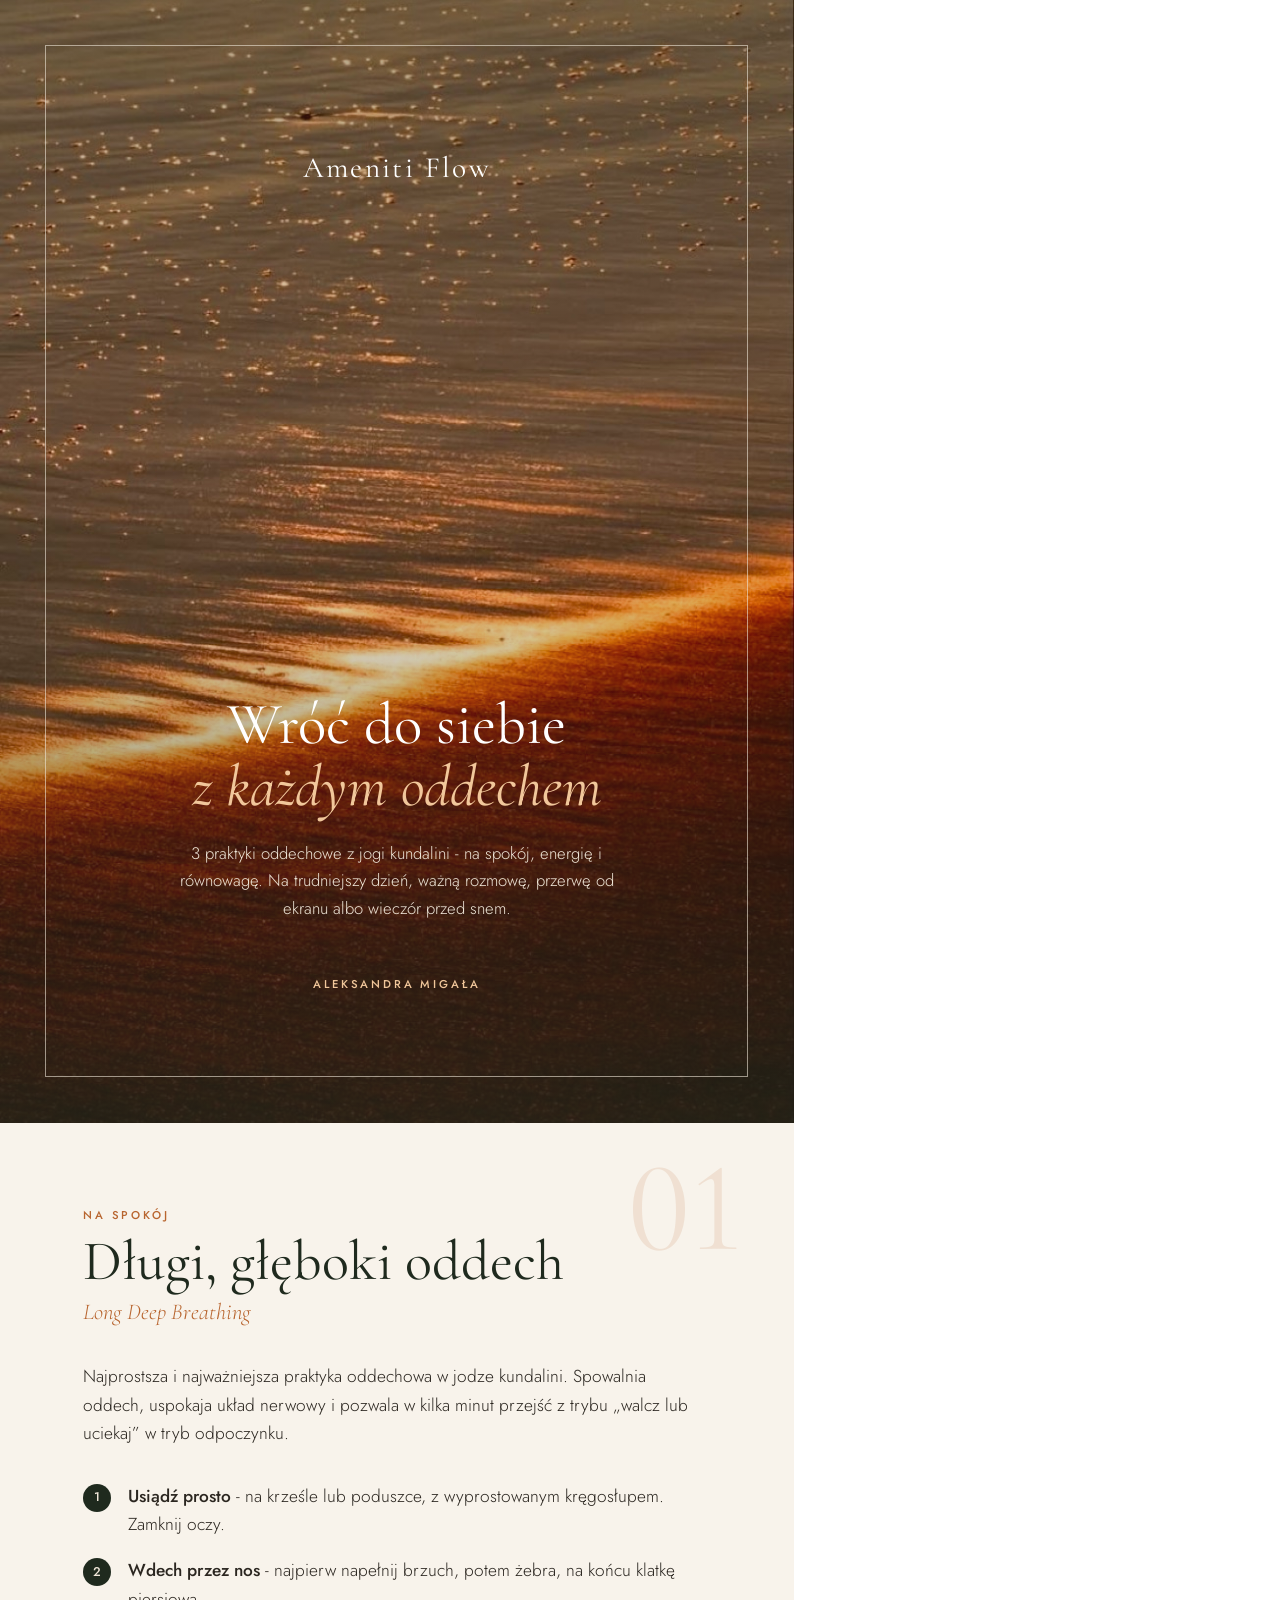
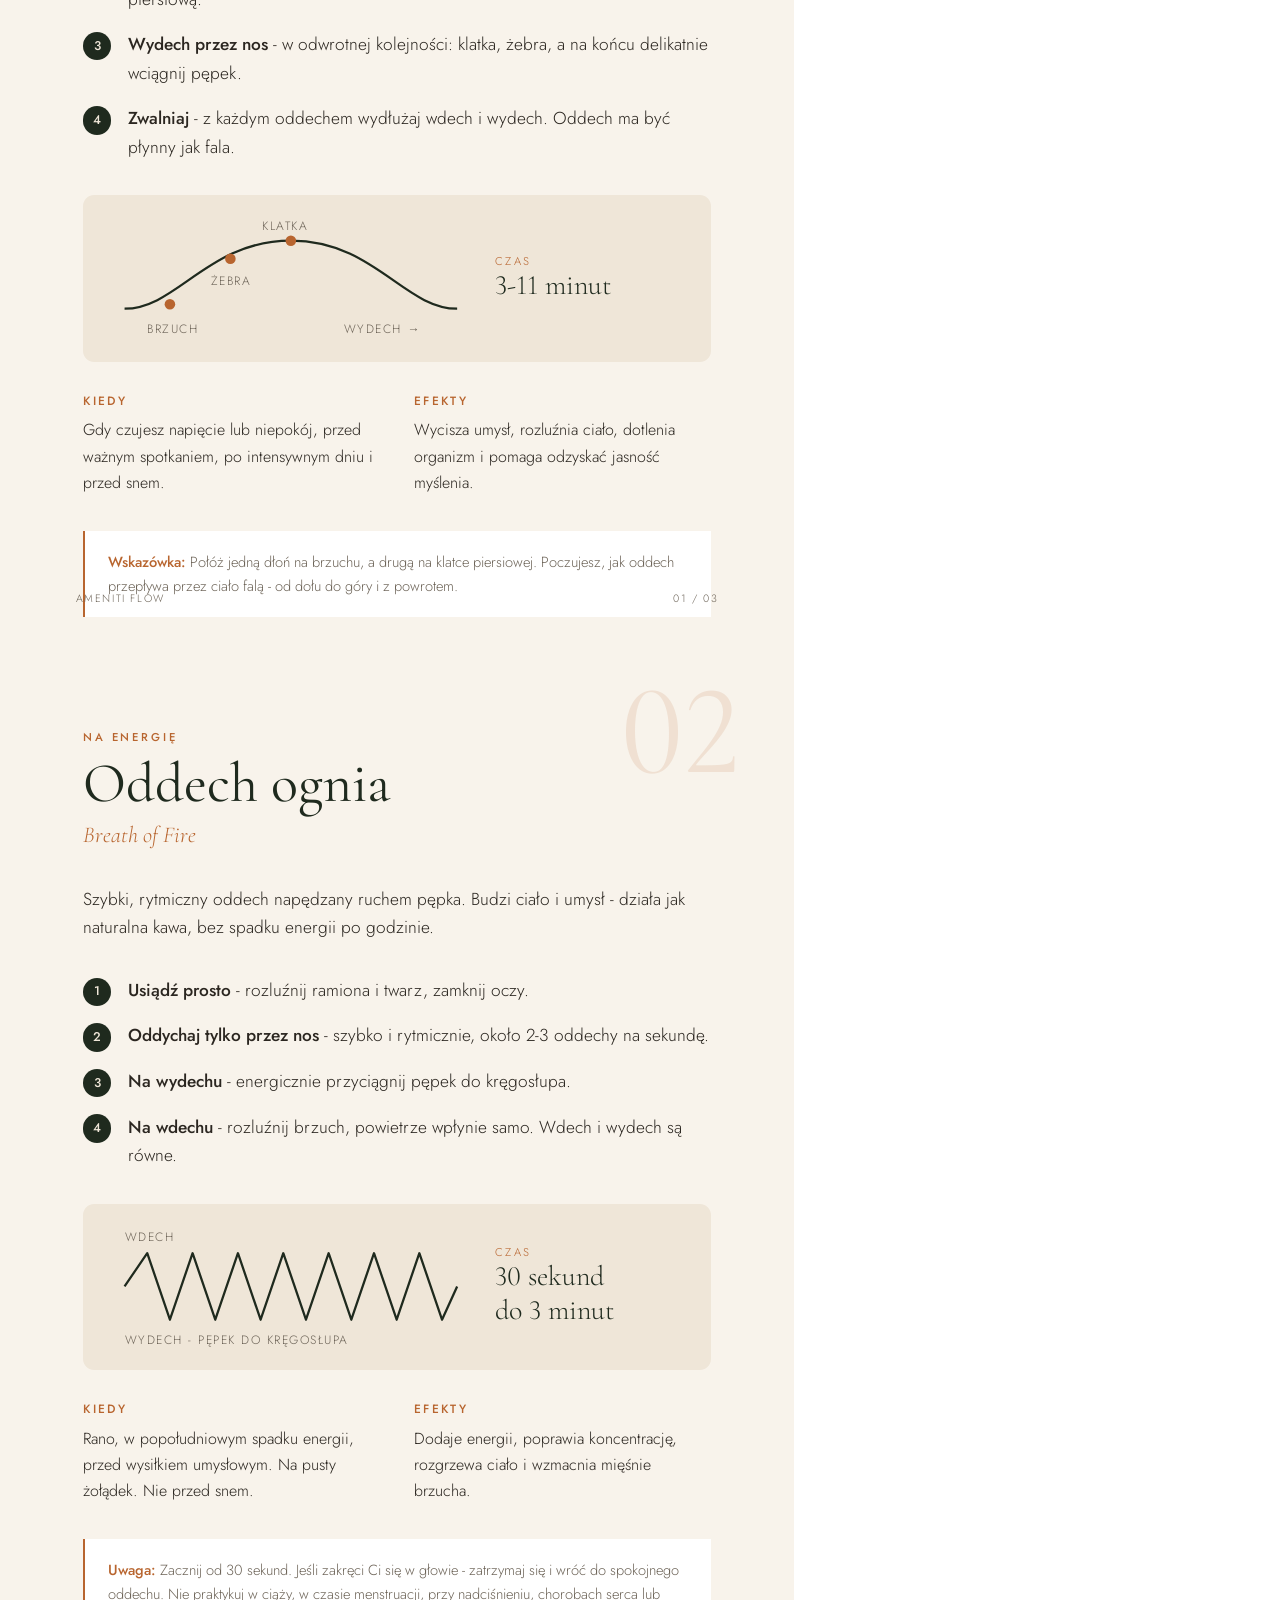
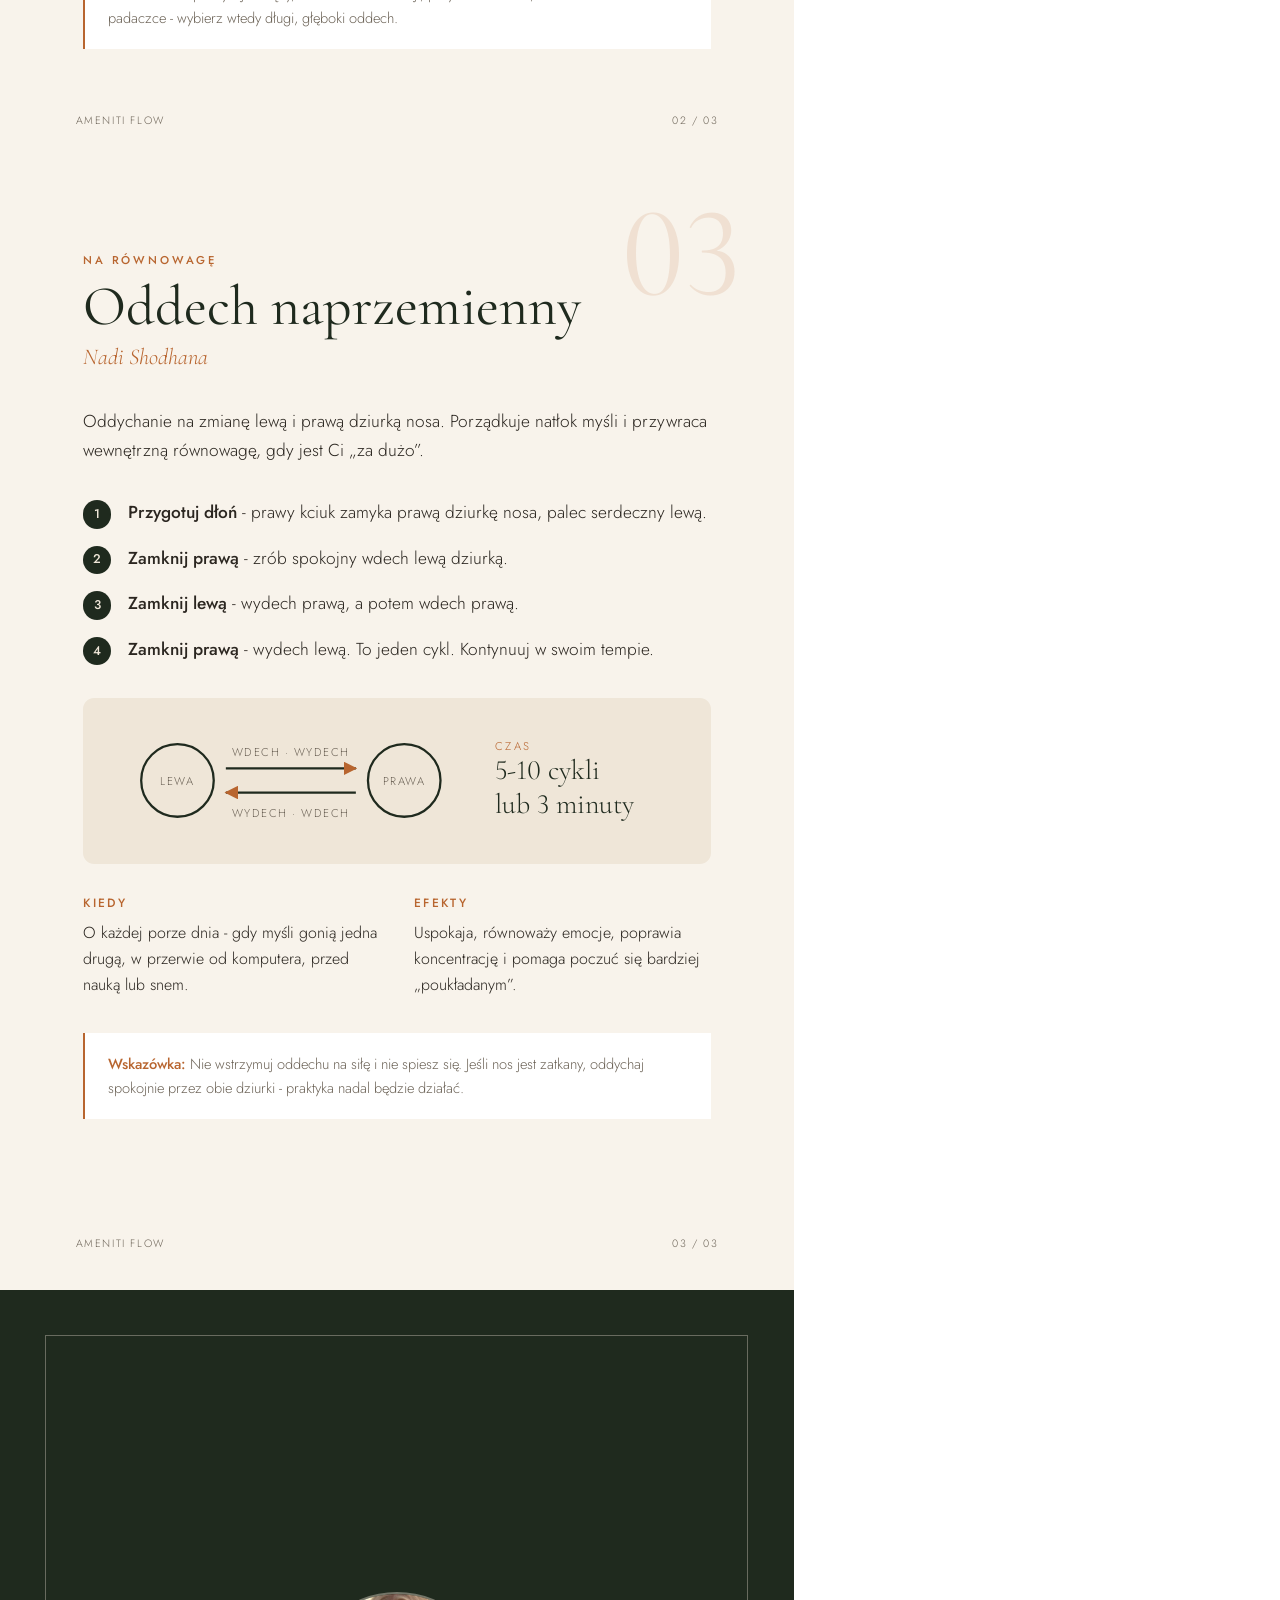
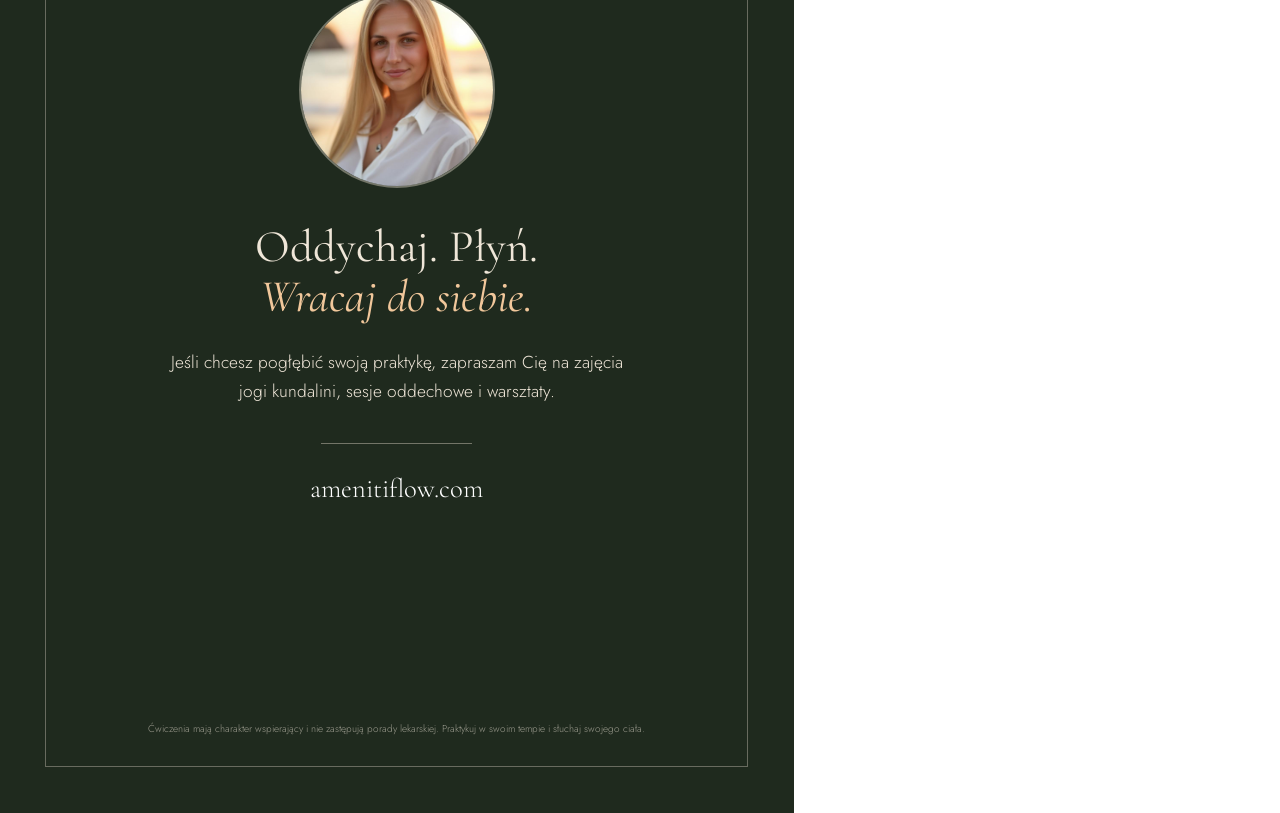
<file: pdf-source/oddech.html>
<!doctype html>
<html lang="pl">
<head>
<meta charset="utf-8">
<title>Ameniti Flow - Oddech</title>
<link href="https://fonts.googleapis.com/css2?family=Cormorant+Garamond:ital,wght@0,400;0,500;1,400&family=Jost:wght@300;400;500&display=swap" rel="stylesheet">
<style>
  @page { size: A4; margin: 0; }
  :root {
    --forest: #1f2a1e; --sand: #efe6d8; --cream: #f8f3eb;
    --clay: #b8652f; --ink: #2b2620; --muted: #6d6458;
  }
  * { box-sizing: border-box; }
  html, body { margin: 0; -webkit-print-color-adjust: exact; print-color-adjust: exact; }
  body { font-family: "Jost", sans-serif; font-weight: 300; color: var(--ink); font-size: 13pt; line-height: 1.65; font-variant-numeric: lining-nums; }
  html[lang="pl"] [lang="en"], html[lang="en"] [lang="pl"] { display: none; }

  .page { width: 210mm; height: 297mm; position: relative; overflow: hidden; page-break-after: always; }
  .page:last-child { page-break-after: auto; }
  .serif { font-family: "Cormorant Garamond", serif; font-weight: 400; font-variant-numeric: lining-nums; }
  .eyebrow { text-transform: uppercase; letter-spacing: .25em; font-size: 8.5pt; font-weight: 500; color: var(--clay); }

  /* cover */
  .cover { background: var(--forest) url("../images/sea.jpg") center / cover; color: #fff; }
  .cover::before { content: ""; position: absolute; inset: 0; background: linear-gradient(rgba(31,42,30,.35), rgba(31,42,30,.05) 45%, rgba(31,42,30,.7)); }
  .frame { position: absolute; inset: 12mm; border: 1px solid rgba(239,230,216,.6); }
  .cover-inner { position: absolute; inset: 12mm; display: flex; flex-direction: column; align-items: center; text-align: center; padding: 26mm 18mm 22mm; }
  .cover .brand { font-size: 22pt; letter-spacing: .08em; }
  .cover h1 { font-size: 44pt; line-height: 1.05; margin: auto 0 6mm; }
  .cover h1 em { color: #f1c79b; }
  .cover .sub { font-size: 12.5pt; max-width: 120mm; margin: 0 auto; color: var(--sand); }
  .cover .eyebrow { color: #f1c79b; margin-top: 14mm; }

  /* exercise pages */
  .ex { background: var(--cream); padding: 22mm 22mm 18mm; }
  .ex .num { position: absolute; top: 6mm; right: 14mm; font-size: 96pt; line-height: 1; color: rgba(184,101,47,.13); }
  .ex h2 { font-size: 42pt; line-height: 1.05; margin: 2mm 0 1mm; color: var(--forest); }
  .ex .name { font-family: "Cormorant Garamond", serif; font-style: italic; font-size: 17pt; color: var(--clay); margin: 0 0 8mm; }
  .ex .intro { margin: 0 0 9mm; }
  .steps { list-style: none; padding: 0; margin: 0 0 9mm; counter-reset: s; }
  .steps li { counter-increment: s; position: relative; padding-left: 12mm; margin-bottom: 4.5mm; }
  .steps li::before { content: counter(s); position: absolute; left: 0; top: .5mm; width: 7.5mm; height: 7.5mm; border-radius: 50%; background: var(--forest); color: var(--sand); font-size: 9.5pt; font-weight: 500; display: grid; place-items: center; }
  .steps b, .info b { font-weight: 500; }
  .diagram { display: flex; align-items: center; gap: 8mm; background: var(--sand); border-radius: 3mm; padding: 6mm 9mm; margin: 0 0 8mm; }
  .diagram svg { flex: none; width: 92mm; height: auto; }
  .diagram .time { font-family: "Cormorant Garamond", serif; font-size: 21pt; font-variant-numeric: lining-nums; line-height: 1.2; color: var(--forest); }
  .diagram .time small { display: block; font-family: "Jost", sans-serif; font-size: 8.5pt; letter-spacing: .2em; text-transform: uppercase; color: var(--clay); }
  .info { display: grid; grid-template-columns: 1fr 1fr; gap: 9mm; }
  .info h3 { font-family: "Jost", sans-serif; font-size: 9pt; letter-spacing: .2em; text-transform: uppercase; font-weight: 500; color: var(--clay); margin: 0 0 1.5mm; }
  .info p { margin: 0; font-size: 12pt; }
  .note { margin-top: 9mm; padding: 5mm 6mm; border-left: 2px solid var(--clay); background: #fff; font-size: 11pt; color: var(--muted); }
  .note b { font-weight: 500; color: var(--clay); }
  .footer { position: absolute; left: 20mm; right: 20mm; bottom: 10mm; display: flex; justify-content: space-between; font-size: 8pt; letter-spacing: .15em; text-transform: uppercase; color: var(--muted); }

  /* back page */
  .back { background: var(--forest); color: var(--sand); }
  .back .frame { border-color: rgba(239,230,216,.35); }
  .back-inner { position: absolute; inset: 12mm; display: flex; flex-direction: column; align-items: center; justify-content: center; text-align: center; padding: 20mm; }
  .back img { width: 52mm; height: 52mm; object-fit: cover; border-radius: 50%; margin-bottom: 9mm; border: 2px solid rgba(239,230,216,.4); }
  .back h2 { font-size: 34pt; line-height: 1.1; margin: 0 0 7mm; }
  .back h2 em { color: #f1c79b; }
  .back p { max-width: 125mm; margin: 0 0 4mm; }
  .back .rule { width: 40mm; height: 1px; background: rgba(239,230,216,.4); margin: 6mm 0; }
  .back .site { font-family: "Cormorant Garamond", serif; font-size: 20pt; color: #fff; text-decoration: none; }
  .back p.disclaimer { max-width: none; margin: 0; position: absolute; bottom: 20mm; left: 25mm; right: 25mm; font-size: 7.5pt; color: rgba(239,230,216,.6); text-align: center; }
</style>
</head>
<body>

<!-- 1. Cover -->
<section class="page cover">
  <div class="frame"></div>
  <div class="cover-inner">
    <div class="brand serif">Ameniti Flow</div>
    <h1 class="serif">
      <span lang="pl">Wróć do siebie<br><em>z każdym oddechem</em></span>
      <span lang="en">Come home to yourself<br><em>with every breath</em></span>
    </h1>
    <p class="sub">
      <span lang="pl">3 praktyki oddechowe z jogi kundalini - na spokój, energię i równowagę. Na trudniejszy dzień, ważną rozmowę, przerwę od ekranu albo wieczór przed snem.</span>
      <span lang="en">3 breathing practices from Kundalini yoga - for calm, energy and balance. For a harder day, an important conversation, a break from the screen or the evening before sleep.</span>
    </p>
    <div class="eyebrow">Aleksandra Migała</div>
  </div>
</section>

<!-- 2. Long deep breathing -->
<section class="page ex">
  <div class="num serif">01</div>
  <div class="eyebrow"><span lang="pl">Na spokój</span><span lang="en">For calm</span></div>
  <h2 class="serif"><span lang="pl">Długi, głęboki oddech</span><span lang="en">Long deep breathing</span></h2>
  <p class="name"><span lang="pl">Long Deep Breathing</span><span lang="en">Kundalini yoga</span></p>
  <p class="intro">
    <span lang="pl">Najprostsza i najważniejsza praktyka oddechowa w jodze kundalini. Spowalnia oddech, uspokaja układ nerwowy i pozwala w kilka minut przejść z trybu „walcz lub uciekaj” w tryb odpoczynku.</span>
    <span lang="en">The simplest and most essential breathing practice in Kundalini yoga. It slows the breath, calms the nervous system and helps you shift from “fight or flight” into rest within minutes.</span>
  </p>
  <ol class="steps">
    <li><span lang="pl"><b>Usiądź prosto</b> - na krześle lub poduszce, z wyprostowanym kręgosłupem. Zamknij oczy.</span><span lang="en"><b>Sit up straight</b> - on a chair or cushion, with a long spine. Close your eyes.</span></li>
    <li><span lang="pl"><b>Wdech przez nos</b> - najpierw napełnij brzuch, potem żebra, na końcu klatkę piersiową.</span><span lang="en"><b>Inhale through the nose</b> - fill the belly first, then the ribs, and finally the chest.</span></li>
    <li><span lang="pl"><b>Wydech przez nos</b> - w odwrotnej kolejności: klatka, żebra, a na końcu delikatnie wciągnij pępek.</span><span lang="en"><b>Exhale through the nose</b> - in reverse: chest, ribs, and finally gently draw the navel in.</span></li>
    <li><span lang="pl"><b>Zwalniaj</b> - z każdym oddechem wydłużaj wdech i wydech. Oddech ma być płynny jak fala.</span><span lang="en"><b>Slow down</b> - let each inhale and exhale grow longer. The breath should flow like a wave.</span></li>
  </ol>
  <div class="diagram">
    <svg width="230" height="80" viewBox="0 0 230 80" fill="none" stroke="#1f2a1e" stroke-width="1.5">
      <path d="M5 60 C 40 60, 60 15, 115 15 S 190 60, 225 60" />
      <circle cx="35" cy="57" r="3.5" fill="#b8652f" stroke="none"/>
      <circle cx="75" cy="27" r="3.5" fill="#b8652f" stroke="none"/>
      <circle cx="115" cy="15" r="3.5" fill="#b8652f" stroke="none"/>
      <g font-family="Jost" font-size="8" fill="#6d6458" stroke="none" letter-spacing="1">
        <text x="20" y="76" lang="pl">BRZUCH</text><text x="62" y="44" lang="pl">ŻEBRA</text><text x="96" y="8" lang="pl">KLATKA</text>
        <text x="25" y="76" lang="en">BELLY</text><text x="66" y="44" lang="en">RIBS</text><text x="100" y="8" lang="en">CHEST</text>
        <text x="150" y="76" lang="pl">WYDECH →</text><text x="150" y="76" lang="en">EXHALE →</text>
      </g>
    </svg>
    <div class="time"><small><span lang="pl">Czas</span><span lang="en">Time</span></small><span lang="pl">3-11 minut</span><span lang="en">3-11 minutes</span></div>
  </div>
  <div class="info">
    <div>
      <h3><span lang="pl">Kiedy</span><span lang="en">When</span></h3>
      <p><span lang="pl">Gdy czujesz napięcie lub niepokój, przed ważnym spotkaniem, po intensywnym dniu i przed snem.</span><span lang="en">When you feel tense or anxious, before an important meeting, after an intense day and before sleep.</span></p>
    </div>
    <div>
      <h3><span lang="pl">Efekty</span><span lang="en">Benefits</span></h3>
      <p><span lang="pl">Wycisza umysł, rozluźnia ciało, dotlenia organizm i pomaga odzyskać jasność myślenia.</span><span lang="en">Quiets the mind, relaxes the body, brings in more oxygen and helps restore mental clarity.</span></p>
    </div>
  </div>
  <p class="note"><b><span lang="pl">Wskazówka:</span><span lang="en">Tip:</span></b>
    <span lang="pl">Połóż jedną dłoń na brzuchu, a drugą na klatce piersiowej. Poczujesz, jak oddech przepływa przez ciało falą - od dołu do góry i z powrotem.</span>
    <span lang="en">Place one hand on your belly and the other on your chest. You'll feel the breath move through the body like a wave - from bottom to top and back again.</span>
  </p>
  <div class="footer"><span>Ameniti Flow</span><span>01 / 03</span></div>
</section>

<!-- 3. Breath of fire -->
<section class="page ex">
  <div class="num serif">02</div>
  <div class="eyebrow"><span lang="pl">Na energię</span><span lang="en">For energy</span></div>
  <h2 class="serif"><span lang="pl">Oddech ognia</span><span lang="en">Breath of fire</span></h2>
  <p class="name"><span lang="pl">Breath of Fire</span><span lang="en">Kundalini yoga</span></p>
  <p class="intro">
    <span lang="pl">Szybki, rytmiczny oddech napędzany ruchem pępka. Budzi ciało i umysł - działa jak naturalna kawa, bez spadku energii po godzinie.</span>
    <span lang="en">A fast, rhythmic breath powered by the navel. It wakes up body and mind - like a natural coffee, without the crash an hour later.</span>
  </p>
  <ol class="steps">
    <li><span lang="pl"><b>Usiądź prosto</b> - rozluźnij ramiona i twarz, zamknij oczy.</span><span lang="en"><b>Sit up straight</b> - relax your shoulders and face, close your eyes.</span></li>
    <li><span lang="pl"><b>Oddychaj tylko przez nos</b> - szybko i rytmicznie, około 2-3 oddechy na sekundę.</span><span lang="en"><b>Breathe only through the nose</b> - quickly and rhythmically, about 2-3 breaths per second.</span></li>
    <li><span lang="pl"><b>Na wydechu</b> - energicznie przyciągnij pępek do kręgosłupa.</span><span lang="en"><b>On the exhale</b> - pull the navel firmly towards the spine.</span></li>
    <li><span lang="pl"><b>Na wdechu</b> - rozluźnij brzuch, powietrze wpłynie samo. Wdech i wydech są równe.</span><span lang="en"><b>On the inhale</b> - relax the belly and let the air flow in by itself. Inhale and exhale are equal.</span></li>
  </ol>
  <div class="diagram">
    <svg width="230" height="80" viewBox="0 0 230 80" fill="none" stroke="#1f2a1e" stroke-width="1.5">
      <path d="M5 40 L20 18 L35 62 L50 18 L65 62 L80 18 L95 62 L110 18 L125 62 L140 18 L155 62 L170 18 L185 62 L200 18 L215 62 L225 40" stroke-linejoin="round"/>
      <g font-family="Jost" font-size="8" fill="#6d6458" stroke="none" letter-spacing="1">
        <text x="5" y="10" lang="pl">WDECH</text><text x="5" y="78" lang="pl">WYDECH - PĘPEK DO KRĘGOSŁUPA</text>
        <text x="5" y="10" lang="en">INHALE</text><text x="5" y="78" lang="en">EXHALE - NAVEL TO SPINE</text>
      </g>
    </svg>
    <div class="time"><small><span lang="pl">Czas</span><span lang="en">Time</span></small><span lang="pl">30 sekund<br>do 3 minut</span><span lang="en">30 seconds<br>to 3 minutes</span></div>
  </div>
  <div class="info">
    <div>
      <h3><span lang="pl">Kiedy</span><span lang="en">When</span></h3>
      <p><span lang="pl">Rano, w popołudniowym spadku energii, przed wysiłkiem umysłowym. Na pusty żołądek. Nie przed snem.</span><span lang="en">In the morning, during the afternoon slump, before demanding mental work. On an empty stomach. Not before sleep.</span></p>
    </div>
    <div>
      <h3><span lang="pl">Efekty</span><span lang="en">Benefits</span></h3>
      <p><span lang="pl">Dodaje energii, poprawia koncentrację, rozgrzewa ciało i wzmacnia mięśnie brzucha.</span><span lang="en">Boosts energy, sharpens focus, warms the body and strengthens the core.</span></p>
    </div>
  </div>
  <p class="note"><b><span lang="pl">Uwaga:</span><span lang="en">Note:</span></b>
    <span lang="pl">Zacznij od 30 sekund. Jeśli zakręci Ci się w głowie - zatrzymaj się i wróć do spokojnego oddechu. Nie praktykuj w ciąży, w czasie menstruacji, przy nadciśnieniu, chorobach serca lub padaczce - wybierz wtedy długi, głęboki oddech.</span>
    <span lang="en">Start with 30 seconds. If you feel dizzy, stop and return to calm breathing. Don't practise during pregnancy, menstruation, or with high blood pressure, heart conditions or epilepsy - choose long deep breathing instead.</span>
  </p>
  <div class="footer"><span>Ameniti Flow</span><span>02 / 03</span></div>
</section>

<!-- 4. Alternate nostril -->
<section class="page ex">
  <div class="num serif">03</div>
  <div class="eyebrow"><span lang="pl">Na równowagę</span><span lang="en">For balance</span></div>
  <h2 class="serif"><span lang="pl">Oddech naprzemienny</span><span lang="en">Alternate nostril breathing</span></h2>
  <p class="name">Nadi Shodhana</p>
  <p class="intro">
    <span lang="pl">Oddychanie na zmianę lewą i prawą dziurką nosa. Porządkuje natłok myśli i przywraca wewnętrzną równowagę, gdy jest Ci „za dużo”.</span>
    <span lang="en">Breathing through the left and right nostril in turn. It clears racing thoughts and restores inner balance when everything feels like “too much”.</span>
  </p>
  <ol class="steps">
    <li><span lang="pl"><b>Przygotuj dłoń</b> - prawy kciuk zamyka prawą dziurkę nosa, palec serdeczny lewą.</span><span lang="en"><b>Prepare your hand</b> - the right thumb closes the right nostril, the ring finger the left.</span></li>
    <li><span lang="pl"><b>Zamknij prawą</b> - zrób spokojny wdech lewą dziurką.</span><span lang="en"><b>Close the right</b> - take a slow inhale through the left nostril.</span></li>
    <li><span lang="pl"><b>Zamknij lewą</b> - wydech prawą, a potem wdech prawą.</span><span lang="en"><b>Close the left</b> - exhale through the right, then inhale through the right.</span></li>
    <li><span lang="pl"><b>Zamknij prawą</b> - wydech lewą. To jeden cykl. Kontynuuj w swoim tempie.</span><span lang="en"><b>Close the right</b> - exhale through the left. That's one cycle. Continue at your own pace.</span></li>
  </ol>
  <div class="diagram">
    <svg width="230" height="80" viewBox="0 0 230 80" fill="none" stroke="#1f2a1e" stroke-width="1.5">
      <circle cx="40" cy="40" r="24"/><circle cx="190" cy="40" r="24"/>
      <path d="M72 32 H158" marker-end="url(#a)"/><path d="M158 48 H72" marker-end="url(#a)"/>
      <defs><marker id="a" viewBox="0 0 10 10" refX="9" refY="5" markerWidth="6" markerHeight="6" orient="auto"><path d="M0 0 L10 5 L0 10" fill="#b8652f" stroke="none"/></marker></defs>
      <g font-family="Jost" font-size="7.5" fill="#6d6458" stroke="none" letter-spacing="1" text-anchor="middle">
        <text x="40" y="43" lang="pl">LEWA</text><text x="190" y="43" lang="pl">PRAWA</text>
        <text x="40" y="43" lang="en">LEFT</text><text x="190" y="43" lang="en">RIGHT</text>
        <text x="115" y="24" lang="pl">WDECH · WYDECH</text><text x="115" y="64" lang="pl">WYDECH · WDECH</text>
        <text x="115" y="24" lang="en">INHALE · EXHALE</text><text x="115" y="64" lang="en">EXHALE · INHALE</text>
      </g>
    </svg>
    <div class="time"><small><span lang="pl">Czas</span><span lang="en">Time</span></small><span lang="pl">5-10 cykli<br>lub 3 minuty</span><span lang="en">5-10 cycles<br>or 3 minutes</span></div>
  </div>
  <div class="info">
    <div>
      <h3><span lang="pl">Kiedy</span><span lang="en">When</span></h3>
      <p><span lang="pl">O każdej porze dnia - gdy myśli gonią jedna drugą, w przerwie od komputera, przed nauką lub snem.</span><span lang="en">Any time of day - when your thoughts are racing, during a screen break, before studying or sleep.</span></p>
    </div>
    <div>
      <h3><span lang="pl">Efekty</span><span lang="en">Benefits</span></h3>
      <p><span lang="pl">Uspokaja, równoważy emocje, poprawia koncentrację i pomaga poczuć się bardziej „poukładanym”.</span><span lang="en">Calms, balances emotions, improves focus and helps you feel more grounded.</span></p>
    </div>
  </div>
  <p class="note"><b><span lang="pl">Wskazówka:</span><span lang="en">Tip:</span></b>
    <span lang="pl">Nie wstrzymuj oddechu na siłę i nie spiesz się. Jeśli nos jest zatkany, oddychaj spokojnie przez obie dziurki - praktyka nadal będzie działać.</span>
    <span lang="en">Don't force the breath or rush. If your nose is blocked, breathe calmly through both nostrils - the practice will still work.</span>
  </p>
  <div class="footer"><span>Ameniti Flow</span><span>03 / 03</span></div>
</section>

<!-- 5. Back -->
<section class="page back">
  <div class="frame"></div>
  <div class="back-inner">
    <img src="../images/aleksandra.jpg" alt="">
    <h2 class="serif">
      <span lang="pl">Oddychaj. Płyń.<br><em>Wracaj do siebie.</em></span>
      <span lang="en">Breathe. Flow.<br><em>Come back to yourself.</em></span>
    </h2>
    <p>
      <span lang="pl">Jeśli chcesz pogłębić swoją praktykę, zapraszam Cię na zajęcia jogi kundalini, sesje oddechowe i warsztaty.</span>
      <span lang="en">If you'd like to deepen your practice, join me for Kundalini yoga classes, breathwork sessions and workshops.</span>
    </p>
    <div class="rule"></div>
    <a class="site" href="https://amenitiflow.com">amenitiflow.com</a>
  </div>
  <p class="disclaimer">
    <span lang="pl">Ćwiczenia mają charakter wspierający i nie zastępują porady lekarskiej. Praktykuj w swoim tempie i słuchaj swojego ciała.</span>
    <span lang="en">These exercises are supportive and do not replace medical advice. Practise at your own pace and listen to your body.</span>
  </p>
</section>

<script>
  const p = new URLSearchParams(location.search).get('lang');
  if (p) document.documentElement.lang = p;
</script>
</body>
</html>
</file>
<file: styles.css>
:root {
  --forest: #1f2a1e;
  --forest-2: #2c3a2a;
  --sand: #efe6d8;
  --cream: #f8f3eb;
  --clay: #b8652f;
  --clay-dark: #9a5225;
  --clay-light: #e3a36c;
  --ink: #2b2620;
  --muted: #6d6458;
  --serif: "Cormorant Garamond", Georgia, serif;
  --sans: "Jost", system-ui, sans-serif;
}

* { box-sizing: border-box; }
html { scroll-behavior: smooth; }
body {
  margin: 0;
  font-family: var(--sans);
  font-weight: 300;
  font-size: 1.05rem;
  line-height: 1.7;
  color: var(--ink);
  background: var(--cream);
}
img { max-width: 100%; height: auto; display: block; }
a { color: inherit; }

/* language toggle: only show spans matching <html lang> */
html[lang="pl"] [lang="en"],
html[lang="en"] [lang="pl"] { display: none; }

h1, h2, h3, .brand, blockquote {
  font-family: var(--serif);
  font-weight: 400;
  line-height: 1.15;
}
h1 { font-size: clamp(2.6rem, 6vw, 4.6rem); margin: 0 0 1.2rem; }
h1 em { color: var(--clay); }
h2 { font-size: clamp(2rem, 4vw, 3rem); margin: 0 0 1rem; }
h3 { font-size: 1.7rem; margin: 0 0 .5rem; }

.eyebrow {
  text-transform: uppercase;
  letter-spacing: .2em;
  font-size: .8rem;
  font-weight: 500;
  color: var(--clay);
  margin: 0 0 1rem;
}
.lead { font-size: 1.15rem; max-width: 34rem; }
.hero-tags { white-space: nowrap; }
@media (max-width: 600px) { .hero-tags { white-space: normal; } }

.btn {
  display: inline-block;
  background: var(--clay);
  color: #fff;
  border: 0;
  padding: .9rem 2.2rem;
  border-radius: 999px;
  font: 500 .85rem var(--sans);
  letter-spacing: .15em;
  text-transform: uppercase;
  text-decoration: none;
  cursor: pointer;
  transition: background .2s;
}
.btn:hover { background: var(--clay-dark); }

/* nav */
.nav {
  position: sticky;
  top: 0;
  z-index: 10;
  display: flex;
  align-items: center;
  gap: 2rem;
  padding: 1rem clamp(1rem, 4vw, 3rem);
  background: rgba(31, 42, 30, .92);
  backdrop-filter: blur(8px);
  color: var(--sand);
}
.nav .brand { font-size: 1.6rem; text-decoration: none; margin-right: auto; }
.links { display: flex; gap: 1.6rem; }
.links a {
  text-decoration: none;
  font-size: .85rem;
  letter-spacing: .12em;
  text-transform: uppercase;
  opacity: .85;
}
.links a:hover { opacity: 1; }
.lang-switch { display: flex; border: 1px solid rgba(239, 230, 216, .4); border-radius: 999px; overflow: hidden; }
.lang-switch button {
  background: none;
  border: 0;
  color: var(--sand);
  font: 500 .75rem var(--sans);
  letter-spacing: .1em;
  padding: .35rem .75rem;
  cursor: pointer;
}
.lang-switch button.active { background: var(--sand); color: var(--forest); }

/* hero */
.hero {
  display: grid;
  grid-template-columns: 1.1fr 1fr;
  min-height: calc(100vh - 66px);
  padding: 0;
  background: var(--forest);
  color: var(--sand);
}
.hero-text {
  align-self: center;
  padding: 4rem clamp(1.25rem, 6vw, 6rem);
}
.hero .eyebrow { color: var(--clay-light); }
.hero h1 {
  font-size: clamp(2.2rem, 3.7vw, 3.4rem);
  line-height: 1.1;
  max-width: 19ch;
  margin-bottom: 1rem;
}
.hero-sub {
  font-family: var(--serif);
  font-style: italic;
  font-size: clamp(1.35rem, 2.1vw, 1.75rem);
  line-height: 1.35;
  color: var(--clay-light);
  margin: 0 0 1.6rem;
}
.hero-sub::after {
  content: "";
  display: block;
  width: 48px;
  height: 1px;
  margin-top: 1.6rem;
  background: rgba(239, 230, 216, .35);
}
.hero-lead {
  max-width: 31rem;
  margin: 0 0 2.2rem;
  font-size: 1.08rem;
  line-height: 1.75;
  color: #c9bfb1;
}
.hero-actions { display: flex; flex-wrap: wrap; gap: .8rem; }
.btn-ghost {
  background: transparent;
  color: var(--sand);
  box-shadow: inset 0 0 0 1px rgba(239, 230, 216, .45);
}
.btn-ghost:hover { background: rgba(239, 230, 216, .08); box-shadow: inset 0 0 0 1px var(--sand); }
.hero-image { position: relative; container-type: inline-size; }
.photo-title {
  position: absolute;
  left: 0;
  right: 0;
  top: 13cqw;
  margin: 0;
  text-align: center;
  color: #fbf7ef;
  text-shadow: 0 1px 2px rgba(0, 0, 0, .55), 0 0 16px rgba(0, 0, 0, .5);
  pointer-events: none;
}
.pt-small {
  display: block;
  font-family: "Italiana", var(--serif);
  font-size: 5.2cqw;
  letter-spacing: .22em;
  text-transform: uppercase;
  -webkit-text-stroke: .025em currentColor;
}
.pt-lockup { position: relative; display: inline-block; margin-top: 20cqw; }
.pt-flow {
  display: block;
  font-family: "Italiana", var(--serif);
  font-size: 20cqw;
  line-height: .9;
}
.pt-hand {
  position: absolute;
  left: -30cqw;
  top: -26cqw;
  padding: 3cqw;
  transform: rotate(-8deg);
  /* live handwriting: the word is revealed left to right */
  clip-path: inset(0 100% 0 0);
  -webkit-clip-path: inset(0 100% 0 0);
  animation: pt-write 2.8s cubic-bezier(.45, .05, .55, .95) .6s forwards;
}
.pt-ink {
  display: block;
  width: 56cqw;
  height: auto;
  max-width: none;
  filter: drop-shadow(0 1px 2px rgba(0, 0, 0, .6)) drop-shadow(0 2px 12px rgba(0, 0, 0, .55));
}
@keyframes pt-write {
  to { clip-path: inset(0 0 0 0); -webkit-clip-path: inset(0 0 0 0); }
}
@media (prefers-reduced-motion: reduce) {
  .pt-hand { animation: none; clip-path: none; -webkit-clip-path: none; }
}
.hero-image > img { position: absolute; inset: 0; width: 100%; height: 100%; object-fit: cover; object-position: center top; }

/* offerings */
section { padding: clamp(4rem, 9vw, 7rem) clamp(1rem, 5vw, 4rem); }
.offer h2, .contact h2 { text-align: center; }
.cards {
  display: grid;
  grid-template-columns: repeat(3, 1fr);
  gap: 2rem;
  max-width: 1200px;
  margin: 3rem auto 0;
}
.card { background: #fff; border-radius: 6px; overflow: hidden; box-shadow: 0 10px 30px rgba(43, 38, 32, .07); }
.card img { aspect-ratio: 4 / 5; object-fit: cover; width: 100%; }
.card-body { padding: 1.6rem 1.6rem 2rem; }
.card-body p { margin: 0; color: var(--muted); }

/* quote */
.quote {
  background-size: cover;
  background-position: center;
  padding: clamp(6rem, 14vw, 11rem) 1.5rem;
  text-align: center;
  position: relative;
}
.quote::before { content: ""; position: absolute; inset: 0; background: rgba(30, 20, 10, .35); }
.quote blockquote {
  position: relative;
  margin: 0 auto;
  max-width: 60rem;
  color: #fff;
  font-size: clamp(1.7rem, 3.6vw, 2.6rem);
  font-style: italic;
}
.quote blockquote p { margin: 0; }
.quote cite {
  display: block;
  margin-top: 1.4rem;
  font-family: var(--sans);
  font-style: normal;
  font-size: .85rem;
  letter-spacing: .25em;
  text-transform: uppercase;
  color: #f6e3c8;
  text-shadow: 0 1px 6px rgba(0, 0, 0, .6);
  transform: translateX(-3.5em);
}

/* about */
.about {
  display: grid;
  grid-template-columns: minmax(0, 420px) minmax(0, 560px);
  justify-content: center;
  align-items: center;
  gap: clamp(2rem, 6vw, 5rem);
  background: var(--sand);
}
.about img { border-radius: 200px 200px 6px 6px; }

/* contact */
.contact { text-align: center; }
.contact .lead { margin: 0 auto 2.5rem; }
.form {
  display: grid;
  grid-template-columns: 1fr 1fr;
  gap: 1.2rem;
  max-width: 640px;
  margin: 0 auto;
  text-align: left;
}
.form label { display: flex; flex-direction: column; gap: .4rem; font-size: .85rem; letter-spacing: .08em; text-transform: uppercase; font-weight: 400; }
.form .full { grid-column: 1 / -1; }
.form input, .form select, .form textarea {
  font: 300 1rem var(--sans);
  padding: .8rem 1rem;
  border: 1px solid #d8cdbd;
  border-radius: 4px;
  background: #fff;
  color: var(--ink);
}
.form input:focus, .form select:focus, .form textarea:focus { outline: 2px solid var(--clay); outline-offset: 1px; }
.form .btn { justify-self: center; }
.form-status { text-align: center; margin: 0; min-height: 1.5em; }

/* footer */
.footer {
  background: var(--forest);
  color: var(--sand);
  text-align: center;
  padding: 3rem 1rem;
  position: relative;
}
.footer-social { position: absolute; right: clamp(1rem, 4vw, 3rem); top: 50%; transform: translateY(-50%); display: flex; gap: 1rem; }
.footer .footer-links { position: absolute; left: clamp(1rem, 4vw, 3rem); top: 50%; transform: translateY(-50%); margin: 0; }
.footer-social a { display: block; line-height: 0; border-radius: 10px; transition: transform .2s ease; }
.footer-social a:hover { transform: translateY(-2px); }
.footer-social a:focus-visible { outline: 2px solid var(--sand); outline-offset: 3px; }
@media (max-width: 600px) {
  .footer-social { position: static; transform: none; justify-content: center; margin-top: 1.2rem; }
  .footer .footer-links { position: static; transform: none; margin-top: .6rem; }
}
.footer p { margin: .2rem 0; }
.footer .brand { font-size: 1.8rem; }

@media (max-width: 860px) {
  .links { display: none; }
  .hero { grid-template-columns: 1fr; min-height: 0; }
  .hero-image { order: -1; }
  .hero-image > img { position: static; height: auto; max-height: 75vh; }
  .cards { grid-template-columns: 1fr; max-width: 480px; }
  .about { grid-template-columns: 1fr; }
  .about img { max-width: 340px; margin: 0 auto; }
  .form { grid-template-columns: 1fr; }
}

/* consent checkboxes */
.form .check, .gift .check {
  flex-direction: row;
  align-items: flex-start;
  gap: .6rem;
  text-transform: none;
  letter-spacing: 0;
  font-size: .9rem;
  font-weight: 300;
}
.check input { width: 1.1rem; height: 1.1rem; margin: .2rem 0 0; flex: none; accent-color: var(--clay); }
.check a { color: var(--clay); }

/* free gift band */
.gift-band {
  display: grid;
  grid-template-columns: minmax(0, 300px) minmax(0, 560px);
  justify-content: center;
  align-items: center;
  gap: clamp(2rem, 6vw, 5rem);
  background: var(--forest);
  color: var(--sand);
}
.gift-band img { box-shadow: 0 20px 50px rgba(0, 0, 0, .35); transform: rotate(-3deg); }
.gift-band h2 { color: #fff; }

/* gift pop-up */
.gift {
  width: min(880px, calc(100% - 2rem));
  max-height: calc(100% - 2rem);
  padding: 0;
  border: 0;
  border-radius: 10px;
  background: var(--cream);
  color: var(--ink);
  display: none;
  overflow: auto;
}
.gift[open] { display: grid; grid-template-columns: minmax(0, 2fr) minmax(0, 3fr); }
.gift::backdrop { background: rgba(31, 42, 30, .6); -webkit-backdrop-filter: blur(3px); backdrop-filter: blur(3px); }
.gift-img { position: absolute; top: 0; left: 0; bottom: 0; width: 40%; height: 100%; object-fit: cover; object-position: center 20%; }
.gift-body { grid-column: 2; }
.gift-body { padding: 2.5rem 2.5rem 2rem; }
.gift h2 { font-size: clamp(1.8rem, 3.5vw, 2.4rem); }
.gift h2 em { color: var(--clay); }
.gift-close {
  position: absolute;
  top: .6rem;
  right: .8rem;
  background: none;
  border: 0;
  font-size: 2rem;
  line-height: 1;
  color: var(--ink);
  cursor: pointer;
  z-index: 1;
  border-radius: 4px;
}
.gift-close:focus-visible { outline: 2px solid var(--clay); }
.gift-close:focus:not(:focus-visible) { outline: none; }
.gift-fields { display: grid; grid-template-columns: 1fr 1fr; gap: 1rem; margin: 1.2rem 0 1rem; }
.gift-fields label { display: flex; flex-direction: column; gap: .3rem; font-size: .8rem; letter-spacing: .08em; text-transform: uppercase; }
.gift-fields input {
  font: 300 1rem var(--sans);
  padding: .75rem 1rem;
  border: 1px solid #d8cdbd;
  border-radius: 999px;
  background: #fff;
}
.gift .check { display: flex; margin-bottom: .7rem; }
.gift .btn { margin-top: .6rem; }
.gift .form-status { margin: .6rem 0 0; }

.footer-links a { color: var(--sand); opacity: .75; font-size: .85rem; }
.footer-links a:hover { opacity: 1; }

@media (max-width: 860px) {
  .gift-band { grid-template-columns: 1fr; text-align: center; }
  .gift-band img { max-width: 220px; margin: 0 auto; }
  .gift[open] { grid-template-columns: minmax(0, 1fr); }
  .gift-img { position: static; width: 100%; height: 160px; }
  .gift-body { grid-column: auto; }
  .gift-body { padding: 1.6rem 1.25rem; }
  .gift-fields { grid-template-columns: 1fr; }
  .gift-close { color: #fff; text-shadow: 0 1px 4px rgba(0,0,0,.5); }
}

/* offer languages, about signature */
.offer-lang { text-align: center; margin: -1.2rem auto 2.5rem; font-size: .8rem; letter-spacing: .2em; text-transform: uppercase; color: var(--clay); }
.signature { text-align: right; margin-top: 1.6rem; }
.signature-name { display: block; font-family: var(--serif); font-style: italic; font-size: 2rem; line-height: 1.2; color: var(--clay); }
@media (max-width: 600px) { .quote cite { transform: none; } }
.gift-other { margin: 1.2rem 0 0; font-size: .9rem; color: var(--muted); }
.gift-other a { color: var(--clay); }
</file>
